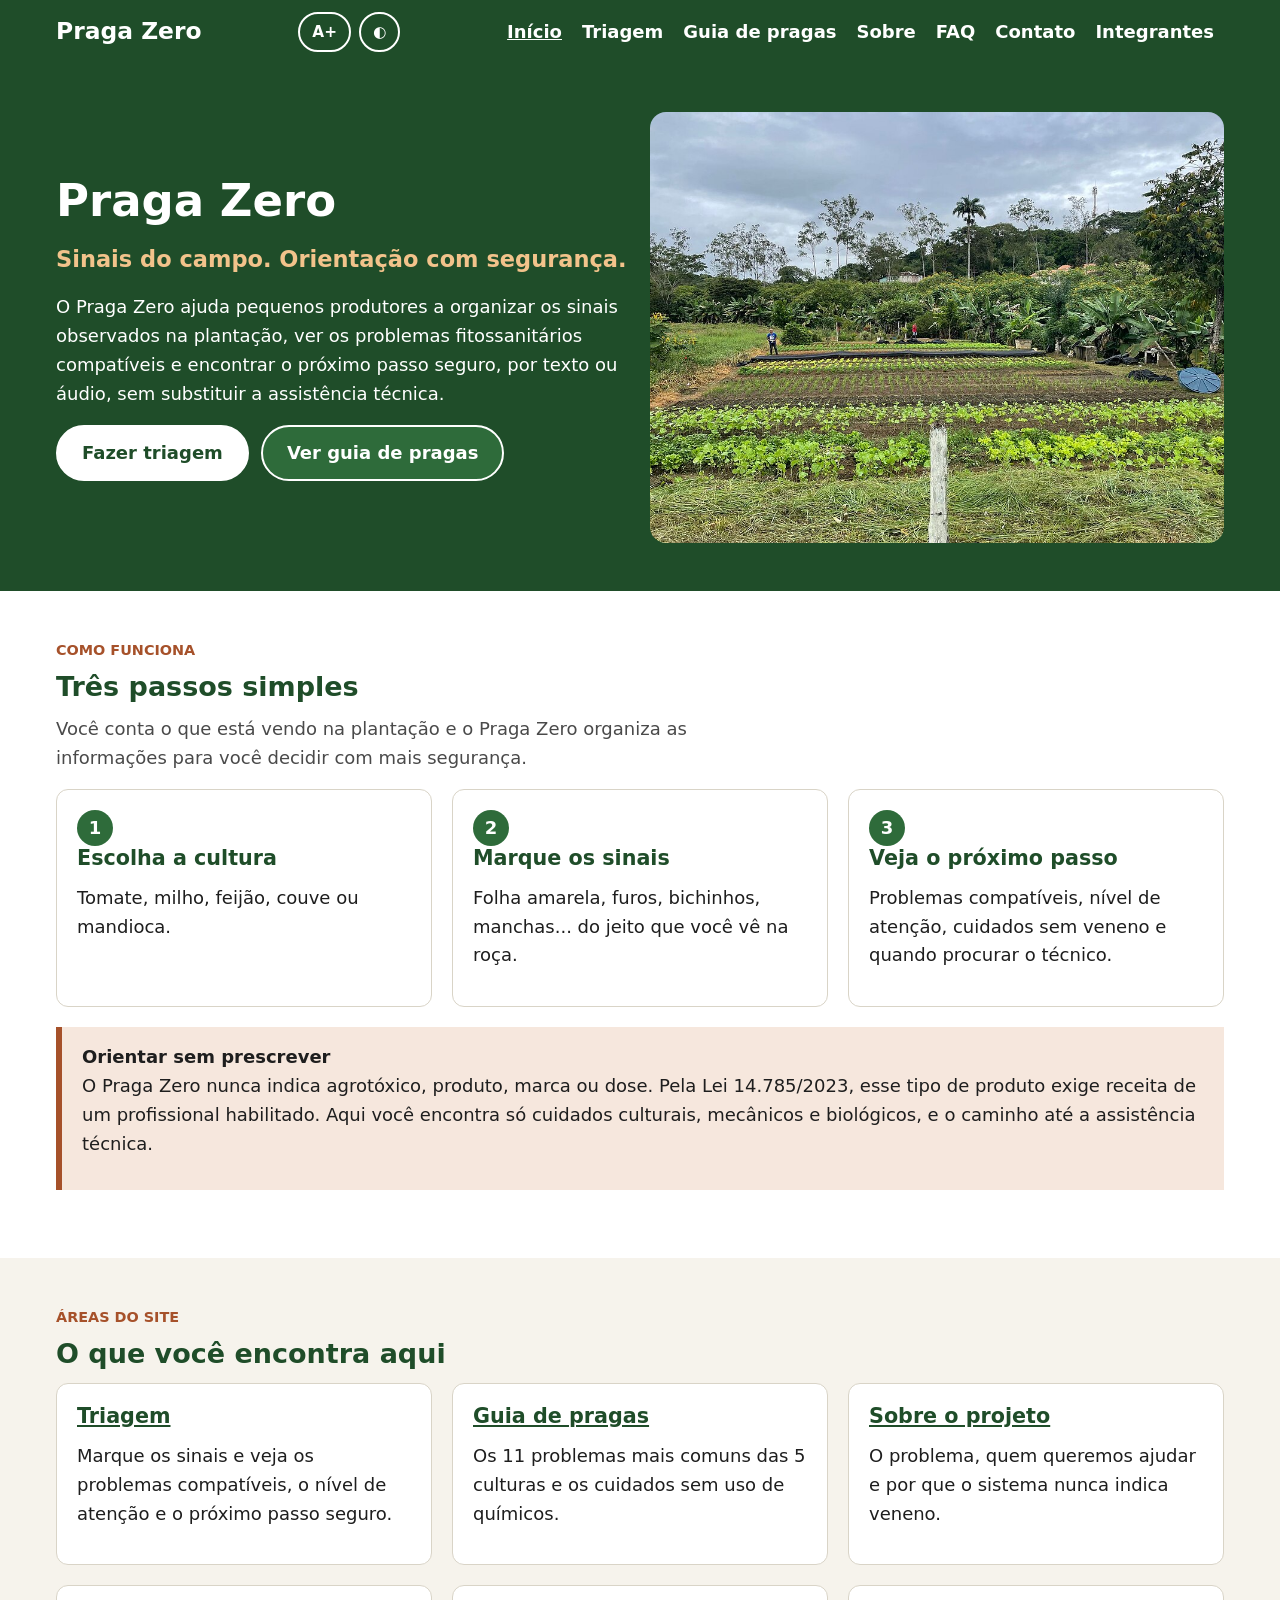
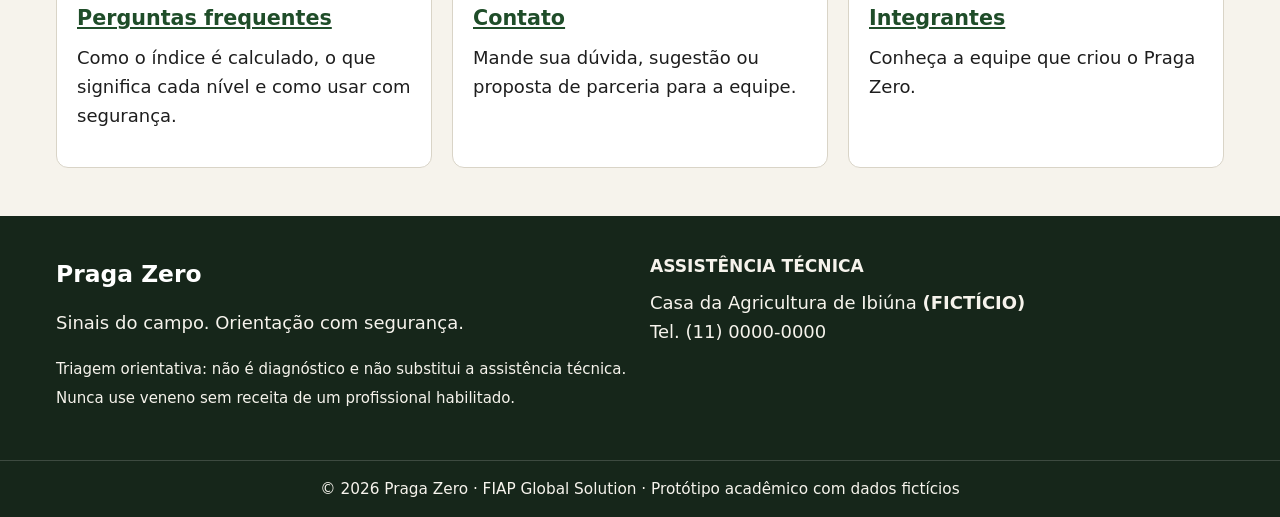
<file: index.html>
<!DOCTYPE html>
<html lang="pt-BR">
<head>
    <meta charset="UTF-8">
    <meta name="viewport" content="width=device-width, initial-scale=1">
    <title>Praga Zero | Sinais do campo. Orientação com segurança.</title>
    <meta name="description" content="Triagem orientativa para o pequeno agricultor familiar: organize os sinais da plantação, veja os problemas compatíveis e o próximo passo seguro.">
    <link rel="stylesheet" href="css/style.css">
    <link rel="icon" href="assets/icons/sprout.svg" type="image/svg+xml">
</head>
<body>
<a class="pular" href="#conteudo">Pular para o conteúdo</a>

    <header class="topo">
        <div class="container topo__conteudo">
            <a class="marca" href="index.html">Praga Zero</a>
            <div class="acessibilidade" role="group" aria-label="Acessibilidade">
                <button class="acessibilidade__botao" type="button" data-acessibilidade="fonte" aria-label="Aumentar a fonte" aria-pressed="false"><span aria-hidden="true">A+</span></button>
                <button class="acessibilidade__botao" type="button" data-acessibilidade="contraste" aria-label="Alto contraste" aria-pressed="false"><span aria-hidden="true">◐</span></button>
            </div>
            <button class="menu-botao" type="button" aria-label="Abrir menu" aria-expanded="false" aria-controls="menu-principal">
                <span></span>
                <span></span>
                <span></span>
            </button>
            <nav class="menu" id="menu-principal" aria-label="Menu principal">
                <ul>
                    <li><a href="index.html" aria-current="page">Início</a></li>
                    <li><a href="pagina-solucao-1.html">Triagem</a></li>
                    <li><a href="pagina-solucao-2.html">Guia de pragas</a></li>
                    <li><a href="sobre.html">Sobre</a></li>
                    <li><a href="faq.html">FAQ</a></li>
                    <li><a href="contato.html">Contato</a></li>
                    <li><a href="integrantes.html">Integrantes</a></li>
                </ul>
            </nav>
        </div>
    </header>

    <main id="conteudo">
        <section class="hero">
            <div class="container hero__grade">
                <div>
                    <h1>Praga Zero</h1>
                    <p class="hero__slogan">Sinais do campo. Orientação com segurança.</p>
                    <p>O Praga Zero ajuda pequenos produtores a organizar os sinais observados na plantação, ver os problemas fitossanitários compatíveis e encontrar o próximo passo seguro, por texto ou áudio, sem substituir a assistência técnica.</p>
                    <div class="acoes">
                        <a class="btn btn--claro" href="pagina-solucao-1.html">Fazer triagem</a>
                        <a class="btn" href="pagina-solucao-2.html">Ver guia de pragas</a>
                    </div>
                </div>
                <img src="assets/images/horta-familiar.jpg" alt="Horta de uma família agricultora em Uruçuca, na Bahia, com canteiros de verduras" width="960" height="720">
            </div>
        </section>

        <section class="secao">
            <div class="container">
                <p class="sobretitulo">Como funciona</p>
                <h2>Três passos simples</h2>
                <p class="intro">Você conta o que está vendo na plantação e o Praga Zero organiza as informações para você decidir com mais segurança.</p>
                <div class="grade grade--3">
                    <div class="card">
                        <span class="numero">1</span>
                        <h3>Escolha a cultura</h3>
                        <p>Tomate, milho, feijão, couve ou mandioca.</p>
                    </div>
                    <div class="card">
                        <span class="numero">2</span>
                        <h3>Marque os sinais</h3>
                        <p>Folha amarela, furos, bichinhos, manchas... do jeito que você vê na roça.</p>
                    </div>
                    <div class="card">
                        <span class="numero">3</span>
                        <h3>Veja o próximo passo</h3>
                        <p>Problemas compatíveis, nível de atenção, cuidados sem veneno e quando procurar o técnico.</p>
                    </div>
                </div>

                <div class="aviso aviso--terra">
                    <strong>Orientar sem prescrever</strong>
                    <p>O Praga Zero nunca indica agrotóxico, produto, marca ou dose. Pela Lei 14.785/2023, esse tipo de produto exige receita de um profissional habilitado. Aqui você encontra só cuidados culturais, mecânicos e biológicos, e o caminho até a assistência técnica.</p>
                </div>
            </div>
        </section>

        <section class="secao secao--alt">
            <div class="container">
                <p class="sobretitulo">Áreas do site</p>
                <h2>O que você encontra aqui</h2>
                <div class="grade grade--3">
                    <article class="card">
                        <h3><a href="pagina-solucao-1.html">Triagem</a></h3>
                        <p>Marque os sinais e veja os problemas compatíveis, o nível de atenção e o próximo passo seguro.</p>
                    </article>
                    <article class="card">
                        <h3><a href="pagina-solucao-2.html">Guia de pragas</a></h3>
                        <p>Os 11 problemas mais comuns das 5 culturas e os cuidados sem uso de químicos.</p>
                    </article>
                    <article class="card">
                        <h3><a href="sobre.html">Sobre o projeto</a></h3>
                        <p>O problema, quem queremos ajudar e por que o sistema nunca indica veneno.</p>
                    </article>
                    <article class="card">
                        <h3><a href="faq.html">Perguntas frequentes</a></h3>
                        <p>Como o índice é calculado, o que significa cada nível e como usar com segurança.</p>
                    </article>
                    <article class="card">
                        <h3><a href="contato.html">Contato</a></h3>
                        <p>Mande sua dúvida, sugestão ou proposta de parceria para a equipe.</p>
                    </article>
                    <article class="card">
                        <h3><a href="integrantes.html">Integrantes</a></h3>
                        <p>Conheça a equipe que criou o Praga Zero.</p>
                    </article>
                </div>
            </div>
        </section>

    </main>

    <footer class="rodape">
        <div class="container rodape__grade">
            <div>
                <p class="marca">Praga Zero</p>
                <p>Sinais do campo. Orientação com segurança.</p>
                <p><small>Triagem orientativa: não é diagnóstico e não substitui a assistência técnica. Nunca use veneno sem receita de um profissional habilitado.</small></p>
            </div>
            <div>
                <h2 class="rodape__titulo">Assistência técnica</h2>
                <p>Casa da Agricultura de Ibiúna <strong>(FICTÍCIO)</strong><br>Tel. (11) 0000-0000</p>
            </div>
        </div>
        <p class="rodape__copy">© 2026 Praga Zero · FIAP Global Solution · Protótipo acadêmico com dados fictícios</p>
    </footer>

    <script src="js/script.js"></script>
</body>
</html>
</file>
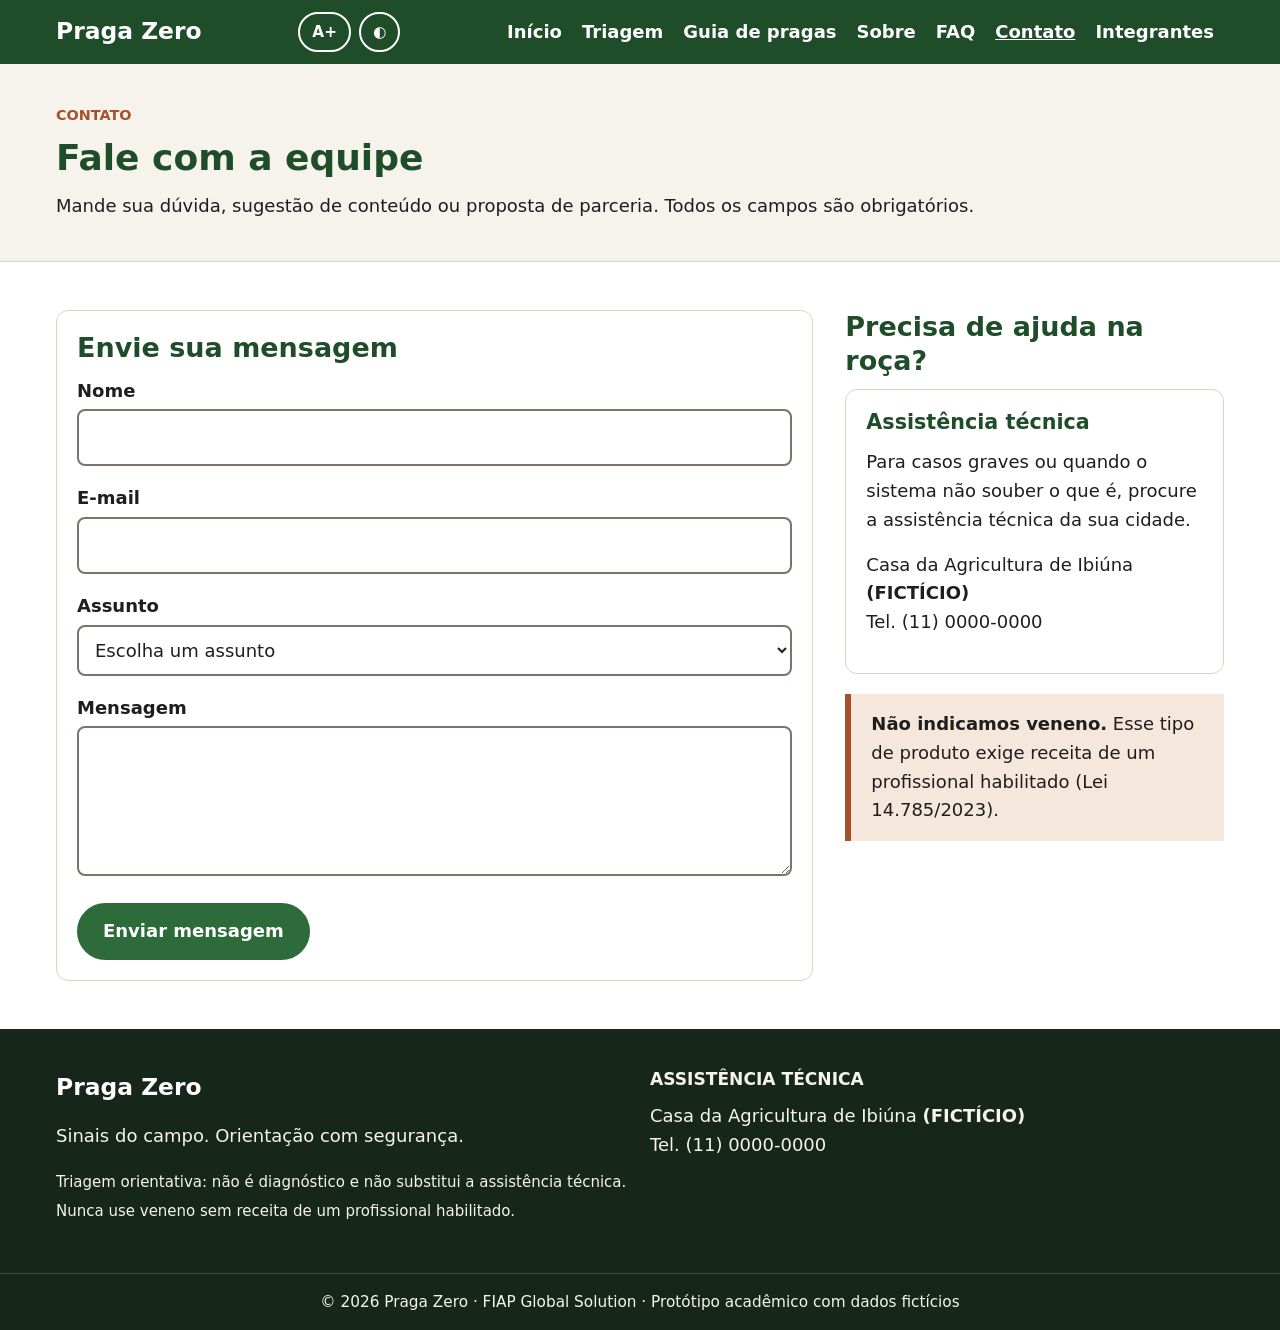
<file: contato.html>
<!DOCTYPE html>
<html lang="pt-BR">
<head>
    <meta charset="UTF-8">
    <meta name="viewport" content="width=device-width, initial-scale=1">
    <title>Contato | Praga Zero</title>
    <meta name="description" content="Fale com a equipe do Praga Zero: dúvidas, sugestões e parcerias.">
    <link rel="stylesheet" href="css/style.css">
    <link rel="icon" href="assets/icons/sprout.svg" type="image/svg+xml">
</head>
<body>
<a class="pular" href="#conteudo">Pular para o conteúdo</a>

    <header class="topo">
        <div class="container topo__conteudo">
            <a class="marca" href="index.html">Praga Zero</a>
            <div class="acessibilidade" role="group" aria-label="Acessibilidade">
                <button class="acessibilidade__botao" type="button" data-acessibilidade="fonte" aria-label="Aumentar a fonte" aria-pressed="false"><span aria-hidden="true">A+</span></button>
                <button class="acessibilidade__botao" type="button" data-acessibilidade="contraste" aria-label="Alto contraste" aria-pressed="false"><span aria-hidden="true">◐</span></button>
            </div>
            <button class="menu-botao" type="button" aria-label="Abrir menu" aria-expanded="false" aria-controls="menu-principal">
                <span></span>
                <span></span>
                <span></span>
            </button>
            <nav class="menu" id="menu-principal" aria-label="Menu principal">
                <ul>
                    <li><a href="index.html">Início</a></li>
                    <li><a href="pagina-solucao-1.html">Triagem</a></li>
                    <li><a href="pagina-solucao-2.html">Guia de pragas</a></li>
                    <li><a href="sobre.html">Sobre</a></li>
                    <li><a href="faq.html">FAQ</a></li>
                    <li><a href="contato.html" aria-current="page">Contato</a></li>
                    <li><a href="integrantes.html">Integrantes</a></li>
                </ul>
            </nav>
        </div>
    </header>

    <main id="conteudo">
        <section class="pagina-titulo">
            <div class="container">
                <p class="sobretitulo">Contato</p>
                <h1>Fale com a equipe</h1>
                <p>Mande sua dúvida, sugestão de conteúdo ou proposta de parceria. Todos os campos são obrigatórios.</p>
            </div>
        </section>

        <section class="secao">
            <div class="container contato__grade">
                <div class="card">
                    <h2>Envie sua mensagem</h2>
                    <form id="form-contato" novalidate>
                        <div class="campo">
                            <label for="nome">Nome</label>
                            <input type="text" id="nome" autocomplete="name" aria-describedby="erro-nome">
                            <p class="erro" id="erro-nome" hidden></p>
                        </div>

                        <div class="campo">
                            <label for="email">E-mail</label>
                            <input type="email" id="email" autocomplete="email" aria-describedby="erro-email">
                            <p class="erro" id="erro-email" hidden></p>
                        </div>

                        <div class="campo">
                            <label for="assunto">Assunto</label>
                            <select id="assunto" aria-describedby="erro-assunto">
                                <option value="">Escolha um assunto</option>
                                <option value="duvida">Dúvida sobre a triagem</option>
                                <option value="conteudo">Sugestão de conteúdo</option>
                                <option value="parceria">Parceria (cooperativa ou prefeitura)</option>
                                <option value="outro">Outro assunto</option>
                            </select>
                            <p class="erro" id="erro-assunto" hidden></p>
                        </div>

                        <div class="campo">
                            <label for="mensagem">Mensagem</label>
                            <textarea id="mensagem" aria-describedby="erro-mensagem"></textarea>
                            <p class="erro" id="erro-mensagem" hidden></p>
                        </div>

                        <button class="btn" type="submit">Enviar mensagem</button>
                    </form>
                    <p class="aviso" id="sucesso" role="status" hidden><strong>Mensagem enviada!</strong> Obrigado pelo contato. Como este é um protótipo, nenhum dado foi enviado de verdade.</p>
                </div>

                <aside>
                    <h2>Precisa de ajuda na roça?</h2>
                    <div class="card">
                        <h3>Assistência técnica</h3>
                        <p>Para casos graves ou quando o sistema não souber o que é, procure a assistência técnica da sua cidade.</p>
                        <p>Casa da Agricultura de Ibiúna <strong>(FICTÍCIO)</strong><br>Tel. (11) 0000-0000</p>
                    </div>
                    <p class="aviso aviso--terra"><strong>Não indicamos veneno.</strong> Esse tipo de produto exige receita de um profissional habilitado (Lei 14.785/2023).</p>
                </aside>
            </div>
        </section>
    </main>

    <footer class="rodape">
        <div class="container rodape__grade">
            <div>
                <p class="marca">Praga Zero</p>
                <p>Sinais do campo. Orientação com segurança.</p>
                <p><small>Triagem orientativa: não é diagnóstico e não substitui a assistência técnica. Nunca use veneno sem receita de um profissional habilitado.</small></p>
            </div>
            <div>
                <h2 class="rodape__titulo">Assistência técnica</h2>
                <p>Casa da Agricultura de Ibiúna <strong>(FICTÍCIO)</strong><br>Tel. (11) 0000-0000</p>
            </div>
        </div>
        <p class="rodape__copy">© 2026 Praga Zero · FIAP Global Solution · Protótipo acadêmico com dados fictícios</p>
    </footer>


    <script src="js/script.js"></script>
    <script src="js/contato.js"></script>
</body>
</html>
</file>
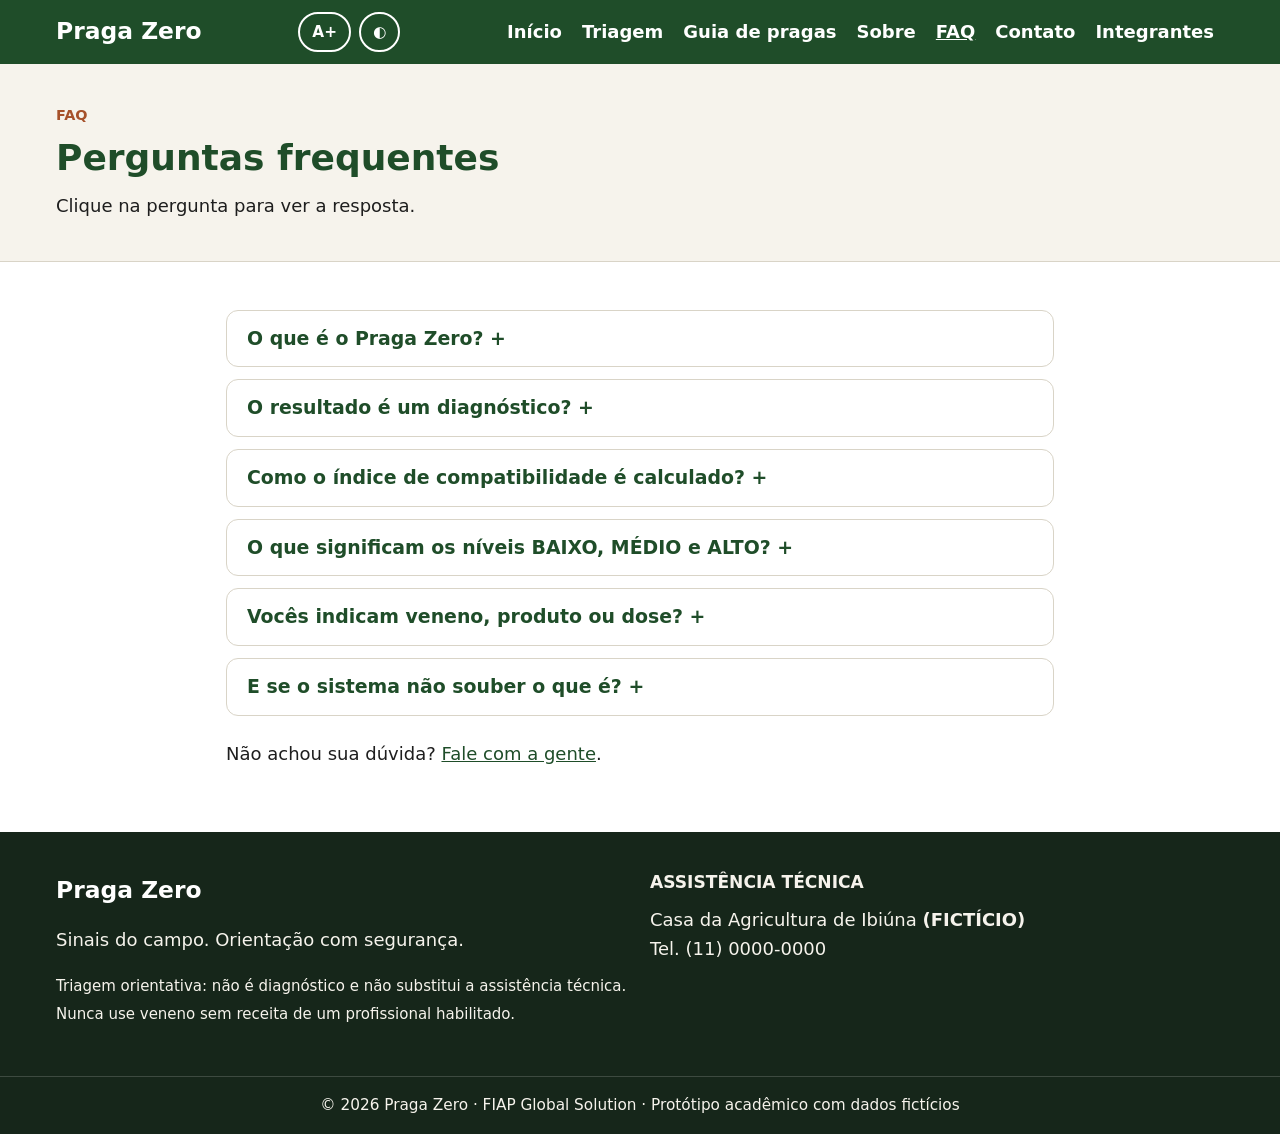
<file: faq.html>
<!DOCTYPE html>
<html lang="pt-BR">
<head>
    <meta charset="UTF-8">
    <meta name="viewport" content="width=device-width, initial-scale=1">
    <title>Perguntas frequentes | Praga Zero</title>
    <meta name="description" content="Dúvidas sobre a triagem, o índice de compatibilidade, os níveis de atenção e a segurança do Praga Zero.">
    <link rel="stylesheet" href="css/style.css">
    <link rel="icon" href="assets/icons/sprout.svg" type="image/svg+xml">
</head>
<body>
<a class="pular" href="#conteudo">Pular para o conteúdo</a>

    <header class="topo">
        <div class="container topo__conteudo">
            <a class="marca" href="index.html">Praga Zero</a>
            <div class="acessibilidade" role="group" aria-label="Acessibilidade">
                <button class="acessibilidade__botao" type="button" data-acessibilidade="fonte" aria-label="Aumentar a fonte" aria-pressed="false"><span aria-hidden="true">A+</span></button>
                <button class="acessibilidade__botao" type="button" data-acessibilidade="contraste" aria-label="Alto contraste" aria-pressed="false"><span aria-hidden="true">◐</span></button>
            </div>
            <button class="menu-botao" type="button" aria-label="Abrir menu" aria-expanded="false" aria-controls="menu-principal">
                <span></span>
                <span></span>
                <span></span>
            </button>
            <nav class="menu" id="menu-principal" aria-label="Menu principal">
                <ul>
                    <li><a href="index.html">Início</a></li>
                    <li><a href="pagina-solucao-1.html">Triagem</a></li>
                    <li><a href="pagina-solucao-2.html">Guia de pragas</a></li>
                    <li><a href="sobre.html">Sobre</a></li>
                    <li><a href="faq.html" aria-current="page">FAQ</a></li>
                    <li><a href="contato.html">Contato</a></li>
                    <li><a href="integrantes.html">Integrantes</a></li>
                </ul>
            </nav>
        </div>
    </header>

    <main id="conteudo">
        <section class="pagina-titulo">
            <div class="container">
                <p class="sobretitulo">FAQ</p>
                <h1>Perguntas frequentes</h1>
                <p>Clique na pergunta para ver a resposta.</p>
            </div>
        </section>

        <section class="secao">
            <div class="container faq">
                <div class="faq__item">
                    <h2><button class="faq__pergunta" type="button" aria-expanded="false" aria-controls="resposta-1">O que é o Praga Zero?</button></h2>
                    <div class="faq__resposta" id="resposta-1" hidden>
                        <p>É um assistente de triagem para o pequeno agricultor familiar. Você informa a cultura e os sinais que vê na plantação, e ele mostra os problemas compatíveis, calcula um nível de atenção, dá cuidados sem uso de químicos e indica quando procurar a assistência técnica.</p>
                    </div>
                </div>

                <div class="faq__item">
                    <h2><button class="faq__pergunta" type="button" aria-expanded="false" aria-controls="resposta-2">O resultado é um diagnóstico?</button></h2>
                    <div class="faq__resposta" id="resposta-2" hidden>
                        <p>Não. O Praga Zero mostra possíveis problemas compatíveis com os sinais que você marcou. Sinais parecidos podem ter causas diferentes e só um profissional consegue confirmar.</p>
                    </div>
                </div>

                <div class="faq__item">
                    <h2><button class="faq__pergunta" type="button" aria-expanded="false" aria-controls="resposta-3">Como o índice de compatibilidade é calculado?</button></h2>
                    <div class="faq__resposta" id="resposta-3" hidden>
                        <p>Para cada problema que ataca a cultura escolhida, contamos quantos sinais dele você marcou e dividimos pelo total de sinais desse problema.</p>
                        <p>Exemplo: a traça-do-tomateiro tem 3 sinais. Se você marcou "furos nas folhas" e "furos nos frutos", são 2 de 3, ou seja, 67%. Só aparecem problemas com 50% ou mais.</p>
                    </div>
                </div>

                <div class="faq__item">
                    <h2><button class="faq__pergunta" type="button" aria-expanded="false" aria-controls="resposta-4">O que significam os níveis BAIXO, MÉDIO e ALTO?</button></h2>
                    <div class="faq__resposta" id="resposta-4" hidden>
                        <p>O nível vem da porcentagem de plantas atacadas entre as que você olhou:</p>
                        <ul>
                            <li><strong>BAIXO</strong> (menos de 10%): continue observando.</li>
                            <li><strong>MÉDIO</strong> (de 10% a menos de 30%): faça os cuidados sem veneno.</li>
                            <li><strong>ALTO</strong> (30% ou mais): faça os cuidados e procure a assistência técnica.</li>
                        </ul>
                        <p>Exemplo: 12 plantas atacadas em 50 dá 24%, nível MÉDIO.</p>
                    </div>
                </div>

                <div class="faq__item">
                    <h2><button class="faq__pergunta" type="button" aria-expanded="false" aria-controls="resposta-5">Vocês indicam veneno, produto ou dose?</button></h2>
                    <div class="faq__resposta" id="resposta-5" hidden>
                        <p class="aviso aviso--terra">Não posso indicar agrotóxico, produto, marca ou dose. Pela lei (Lei 14.785/2023), esse tipo de produto exige receita de um profissional habilitado (como um engenheiro agrônomo). Posso te mostrar cuidados sem veneno para esse problema e como falar com a assistência técnica (ATER) da sua cidade.</p>
                    </div>
                </div>

                <div class="faq__item">
                    <h2><button class="faq__pergunta" type="button" aria-expanded="false" aria-controls="resposta-6">E se o sistema não souber o que é?</button></h2>
                    <div class="faq__resposta" id="resposta-6" hidden>
                        <p>Se nenhum problema chegar a 50%, o Praga Zero avisa que não foi possível sugerir uma hipótese confiável e indica a assistência técnica. Preferimos ser honestos a inventar uma resposta.</p>
                    </div>
                </div>

                <p class="bloco">Não achou sua dúvida? <a href="contato.html">Fale com a gente</a>.</p>
            </div>
        </section>
    </main>

    <footer class="rodape">
        <div class="container rodape__grade">
            <div>
                <p class="marca">Praga Zero</p>
                <p>Sinais do campo. Orientação com segurança.</p>
                <p><small>Triagem orientativa: não é diagnóstico e não substitui a assistência técnica. Nunca use veneno sem receita de um profissional habilitado.</small></p>
            </div>
            <div>
                <h2 class="rodape__titulo">Assistência técnica</h2>
                <p>Casa da Agricultura de Ibiúna <strong>(FICTÍCIO)</strong><br>Tel. (11) 0000-0000</p>
            </div>
        </div>
        <p class="rodape__copy">© 2026 Praga Zero · FIAP Global Solution · Protótipo acadêmico com dados fictícios</p>
    </footer>


    <script src="js/script.js"></script>
    <script src="js/faq.js"></script>
</body>
</html>
</file>
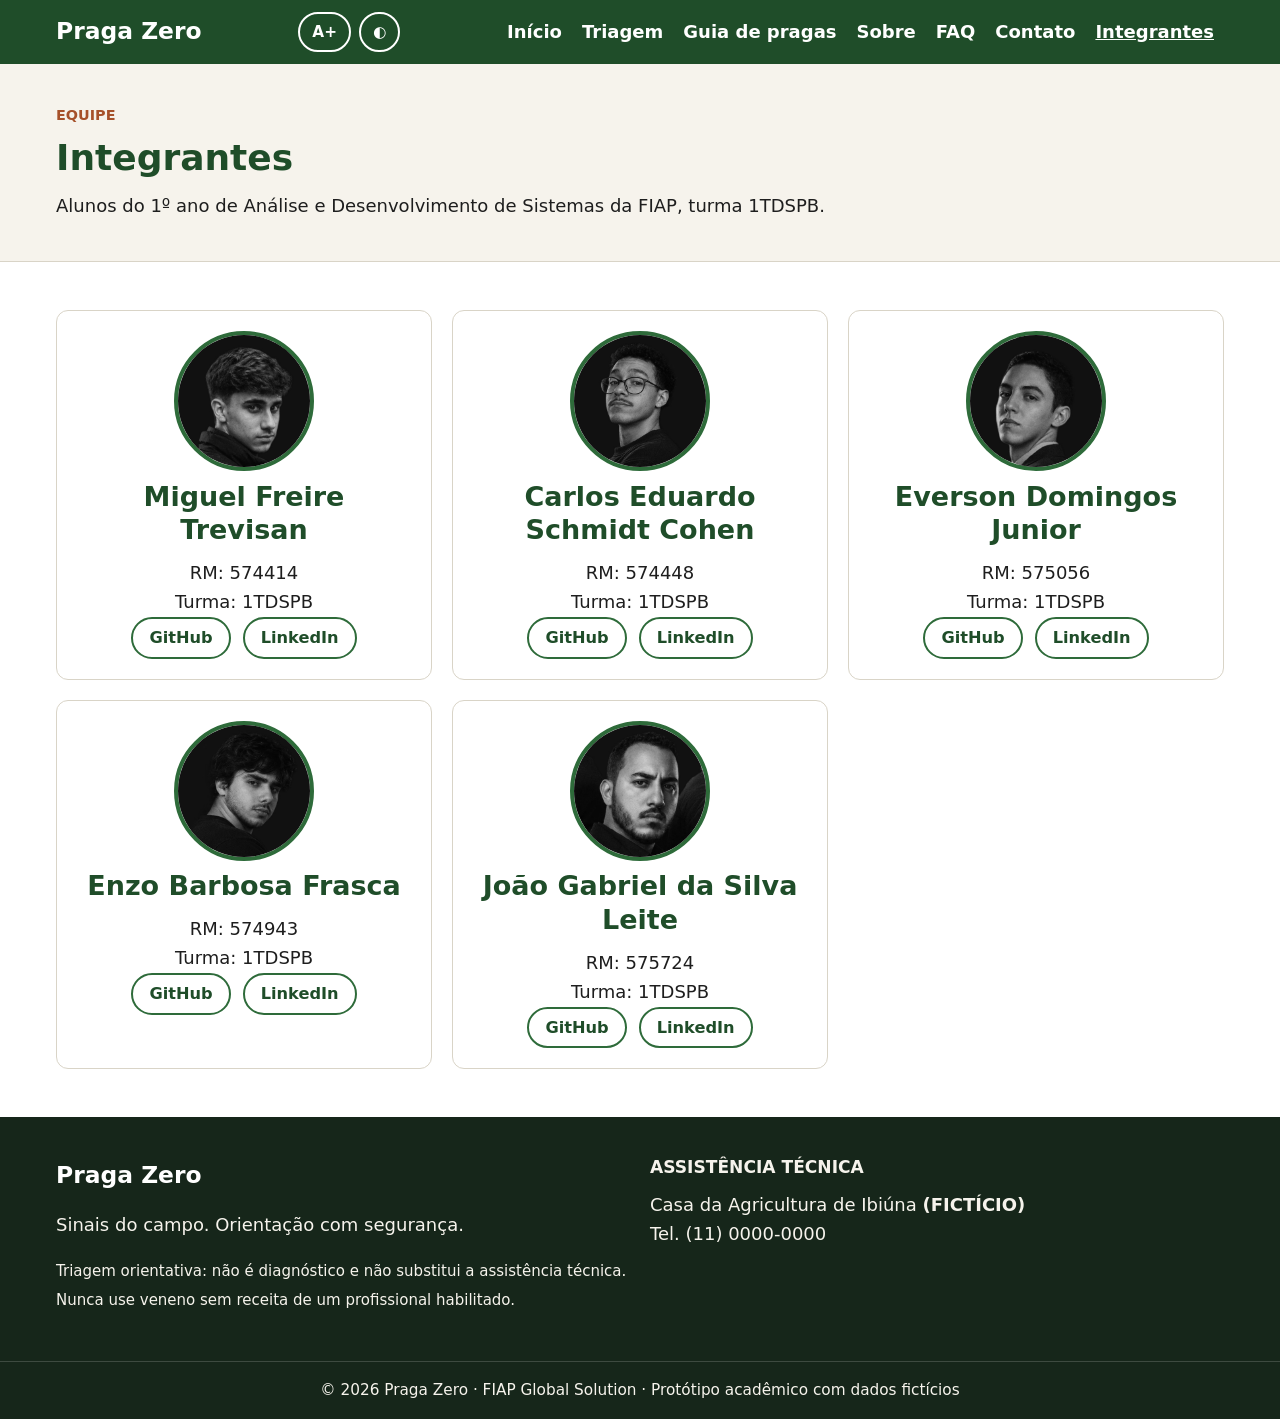
<file: integrantes.html>
<!DOCTYPE html>
<html lang="pt-BR">
<head>
    <meta charset="UTF-8">
    <meta name="viewport" content="width=device-width, initial-scale=1">
    <title>Integrantes | Praga Zero</title>
    <meta name="description" content="Conheça a equipe que criou o Praga Zero na FIAP Global Solution 2026.">
    <link rel="stylesheet" href="css/style.css">
    <link rel="icon" href="assets/icons/sprout.svg" type="image/svg+xml">
</head>
<body>
<a class="pular" href="#conteudo">Pular para o conteúdo</a>

    <header class="topo">
        <div class="container topo__conteudo">
            <a class="marca" href="index.html">Praga Zero</a>
            <div class="acessibilidade" role="group" aria-label="Acessibilidade">
                <button class="acessibilidade__botao" type="button" data-acessibilidade="fonte" aria-label="Aumentar a fonte" aria-pressed="false"><span aria-hidden="true">A+</span></button>
                <button class="acessibilidade__botao" type="button" data-acessibilidade="contraste" aria-label="Alto contraste" aria-pressed="false"><span aria-hidden="true">◐</span></button>
            </div>
            <button class="menu-botao" type="button" aria-label="Abrir menu" aria-expanded="false" aria-controls="menu-principal">
                <span></span>
                <span></span>
                <span></span>
            </button>
            <nav class="menu" id="menu-principal" aria-label="Menu principal">
                <ul>
                    <li><a href="index.html">Início</a></li>
                    <li><a href="pagina-solucao-1.html">Triagem</a></li>
                    <li><a href="pagina-solucao-2.html">Guia de pragas</a></li>
                    <li><a href="sobre.html">Sobre</a></li>
                    <li><a href="faq.html">FAQ</a></li>
                    <li><a href="contato.html">Contato</a></li>
                    <li><a href="integrantes.html" aria-current="page">Integrantes</a></li>
                </ul>
            </nav>
        </div>
    </header>

    <main id="conteudo">
        <section class="pagina-titulo">
            <div class="container">
                <p class="sobretitulo">Equipe</p>
                <h1>Integrantes</h1>
                <p>Alunos do 1º ano de Análise e Desenvolvimento de Sistemas da FIAP, turma 1TDSPB.</p>
            </div>
        </section>

        <section class="secao">
            <div class="container">
                <ul class="lista-integrantes">
                    <li class="card integrante">
                        <img src="assets/images/miguel.jpg" alt="Foto de Miguel Freire Trevisan" width="140" height="140">
                        <h2>Miguel Freire Trevisan</h2>
                        <ul>
                            <li>RM: 574414</li>
                            <li>Turma: 1TDSPB</li>
                        </ul>
                        <div class="acoes">
                            <a class="btn btn--secundario btn--pequeno" href="https://github.com/miguelfreiretrevisan" target="_blank" rel="noopener">GitHub</a>
                            <a class="btn btn--secundario btn--pequeno" href="https://www.linkedin.com/in/miguel-freire-trevisan-b22800431/" target="_blank" rel="noopener">LinkedIn</a>
                        </div>
                    </li>
                    <li class="card integrante">
                        <img src="assets/images/carlos.jpg" alt="Foto de Carlos Eduardo Schmidt Cohen" width="140" height="140">
                        <h2>Carlos Eduardo Schmidt Cohen</h2>
                        <ul>
                            <li>RM: 574448</li>
                            <li>Turma: 1TDSPB</li>
                        </ul>
                        <div class="acoes">
                            <a class="btn btn--secundario btn--pequeno" href="https://github.com/schmidtcarlos15-arch" target="_blank" rel="noopener">GitHub</a>
                            <a class="btn btn--secundario btn--pequeno" href="https://www.linkedin.com/in/carlos-schmidt-b08b95365/" target="_blank" rel="noopener">LinkedIn</a>
                        </div>
                    </li>
                    <li class="card integrante">
                        <img src="assets/images/everson.jpg" alt="Foto de Everson Domingos Junior" width="140" height="140">
                        <h2>Everson Domingos Junior</h2>
                        <ul>
                            <li>RM: 575056</li>
                            <li>Turma: 1TDSPB</li>
                        </ul>
                        <div class="acoes">
                            <a class="btn btn--secundario btn--pequeno" href="https://github.com/Everson-Domingos-Junior" target="_blank" rel="noopener">GitHub</a>
                            <a class="btn btn--secundario btn--pequeno" href="https://www.linkedin.com/in/everson-domingos-junior/" target="_blank" rel="noopener">LinkedIn</a>
                        </div>
                    </li>
                    <li class="card integrante">
                        <img src="assets/images/enzo.jpg" alt="Foto de Enzo Barbosa Frasca" width="140" height="140">
                        <h2>Enzo Barbosa Frasca</h2>
                        <ul>
                            <li>RM: 574943</li>
                            <li>Turma: 1TDSPB</li>
                        </ul>
                        <div class="acoes">
                            <a class="btn btn--secundario btn--pequeno" href="https://github.com/enzofrasca" target="_blank" rel="noopener">GitHub</a>
                            <a class="btn btn--secundario btn--pequeno" href="https://www.linkedin.com/in/enzo-frasca-768364275/" target="_blank" rel="noopener">LinkedIn</a>
                        </div>
                    </li>
                    <li class="card integrante">
                        <img src="assets/images/joao.jpg" alt="Foto de João Gabriel da Silva Leite" width="140" height="140">
                        <h2>João Gabriel da Silva Leite</h2>
                        <ul>
                            <li>RM: 575724</li>
                            <li>Turma: 1TDSPB</li>
                        </ul>
                        <div class="acoes">
                            <a class="btn btn--secundario btn--pequeno" href="https://github.com/JGTI09" target="_blank" rel="noopener">GitHub</a>
                            <a class="btn btn--secundario btn--pequeno" href="https://www.linkedin.com/in/joao-gabriel-4a6137442/" target="_blank" rel="noopener">LinkedIn</a>
                        </div>
                    </li>
                </ul>
            </div>
        </section>
    </main>

    <footer class="rodape">
        <div class="container rodape__grade">
            <div>
                <p class="marca">Praga Zero</p>
                <p>Sinais do campo. Orientação com segurança.</p>
                <p><small>Triagem orientativa: não é diagnóstico e não substitui a assistência técnica. Nunca use veneno sem receita de um profissional habilitado.</small></p>
            </div>
            <div>
                <h2 class="rodape__titulo">Assistência técnica</h2>
                <p>Casa da Agricultura de Ibiúna <strong>(FICTÍCIO)</strong><br>Tel. (11) 0000-0000</p>
            </div>
        </div>
        <p class="rodape__copy">© 2026 Praga Zero · FIAP Global Solution · Protótipo acadêmico com dados fictícios</p>
    </footer>


    <script src="js/script.js"></script>
</body>
</html>
</file>
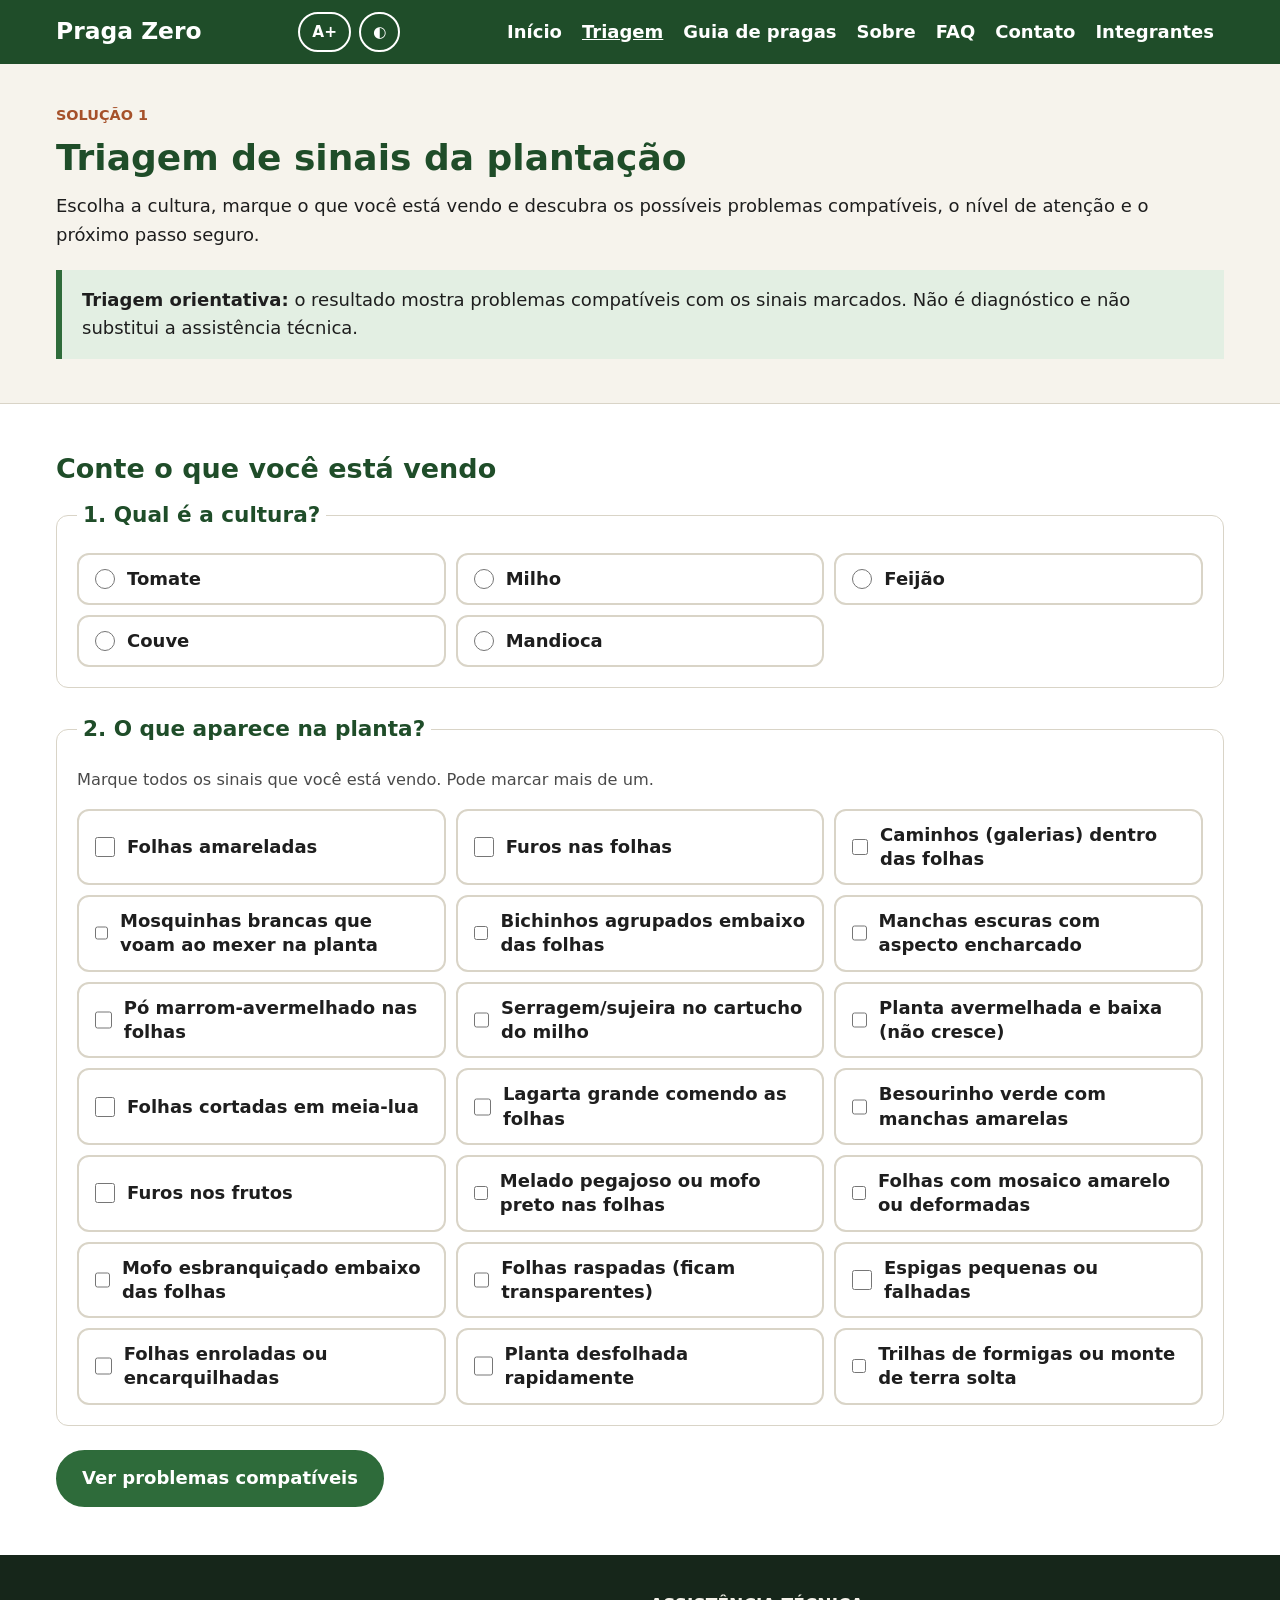
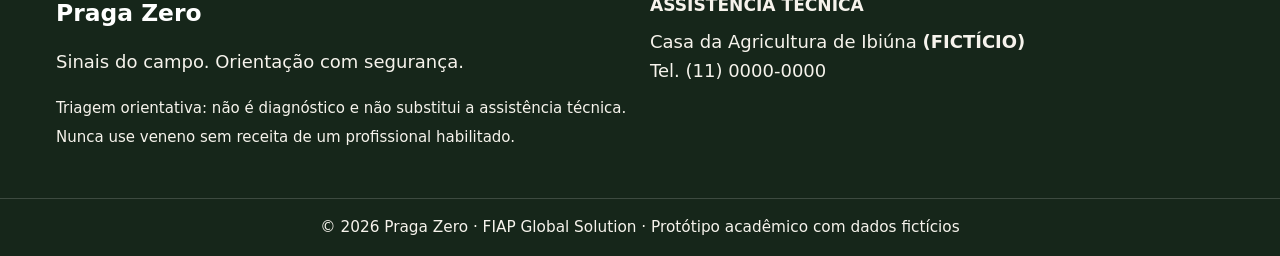
<file: pagina-solucao-1.html>
<!DOCTYPE html>
<html lang="pt-BR">
<head>
    <meta charset="UTF-8">
    <meta name="viewport" content="width=device-width, initial-scale=1">
    <title>Triagem | Praga Zero</title>
    <meta name="description" content="Escolha a cultura, marque os sinais da plantação e veja os problemas compatíveis, o nível de atenção e o próximo passo.">
    <link rel="stylesheet" href="css/style.css">
    <link rel="icon" href="assets/icons/sprout.svg" type="image/svg+xml">
</head>
<body>
<a class="pular" href="#conteudo">Pular para o conteúdo</a>

    <header class="topo">
        <div class="container topo__conteudo">
            <a class="marca" href="index.html">Praga Zero</a>
            <div class="acessibilidade" role="group" aria-label="Acessibilidade">
                <button class="acessibilidade__botao" type="button" data-acessibilidade="fonte" aria-label="Aumentar a fonte" aria-pressed="false"><span aria-hidden="true">A+</span></button>
                <button class="acessibilidade__botao" type="button" data-acessibilidade="contraste" aria-label="Alto contraste" aria-pressed="false"><span aria-hidden="true">◐</span></button>
            </div>
            <button class="menu-botao" type="button" aria-label="Abrir menu" aria-expanded="false" aria-controls="menu-principal">
                <span></span>
                <span></span>
                <span></span>
            </button>
            <nav class="menu" id="menu-principal" aria-label="Menu principal">
                <ul>
                    <li><a href="index.html">Início</a></li>
                    <li><a href="pagina-solucao-1.html" aria-current="page">Triagem</a></li>
                    <li><a href="pagina-solucao-2.html">Guia de pragas</a></li>
                    <li><a href="sobre.html">Sobre</a></li>
                    <li><a href="faq.html">FAQ</a></li>
                    <li><a href="contato.html">Contato</a></li>
                    <li><a href="integrantes.html">Integrantes</a></li>
                </ul>
            </nav>
        </div>
    </header>

    <main id="conteudo">
        <section class="pagina-titulo">
            <div class="container">
                <p class="sobretitulo">Solução 1</p>
                <h1>Triagem de sinais da plantação</h1>
                <p>Escolha a cultura, marque o que você está vendo e descubra os possíveis problemas compatíveis, o nível de atenção e o próximo passo seguro.</p>
                <p class="aviso"><strong>Triagem orientativa:</strong> o resultado mostra problemas compatíveis com os sinais marcados. Não é diagnóstico e não substitui a assistência técnica.</p>
            </div>
        </section>

        <section class="secao">
            <div class="container">
                <h2>Conte o que você está vendo</h2>
                <form id="form-triagem" novalidate>
                    <fieldset class="etapa">
                        <legend>1. Qual é a cultura?</legend>
                        <div class="grade-opcoes" id="lista-culturas"></div>
                        <p class="erro" id="erro-cultura" hidden>Escolha uma cultura para continuar.</p>
                    </fieldset>

                    <fieldset class="etapa">
                        <legend>2. O que aparece na planta?</legend>
                        <p class="nota">Marque todos os sinais que você está vendo. Pode marcar mais de um.</p>
                        <div class="grade-opcoes" id="lista-sintomas"></div>
                        <p class="erro" id="erro-sintomas" hidden>Marque pelo menos um sinal.</p>
                    </fieldset>

                    <button class="btn" type="submit">Ver problemas compatíveis</button>
                </form>
            </div>
        </section>

        <section class="secao secao--alt" id="resultado" hidden>
            <div class="container">
                <h2>3. Problemas compatíveis</h2>
                <p id="resumo-escolha"></p>
                <p class="nota">Só aparecem problemas com índice de 50% ou mais, do maior para o menor.</p>
                <div id="candidatos" aria-live="polite"></div>
            </div>
        </section>

        <section class="secao" id="etapa-nivel" hidden>
            <div class="container">
                <h2>4. Nível de atenção</h2>
                <p class="intro">Conte quantas plantas você olhou e quantas estão com os sinais. O cálculo considera o problema com maior índice.</p>
                <form class="etapa" id="form-nivel" novalidate>
                    <div class="campos">
                        <div class="campo">
                            <label for="vistoriadas">Quantas plantas você olhou?</label>
                            <input type="number" id="vistoriadas" min="1" step="1" inputmode="numeric" aria-describedby="erro-vistoriadas">
                            <p class="erro" id="erro-vistoriadas" hidden></p>
                        </div>
                        <div class="campo">
                            <label for="afetadas">Quantas estão com os sinais?</label>
                            <input type="number" id="afetadas" min="0" step="1" inputmode="numeric" aria-describedby="erro-afetadas">
                            <p class="erro" id="erro-afetadas" hidden></p>
                        </div>
                    </div>
                    <button class="btn" type="submit">Calcular</button>
                </form>
            </div>
        </section>

        <section class="secao secao--alt" id="proximo-passo" hidden>
            <div class="container">
                <h2>5. Próximo passo</h2>
                <div id="resultado-nivel" aria-live="polite"></div>
                <div class="bloco" id="manejo"></div>

                <a class="btn bloco" href="pagina-solucao-2.html">Ver guia de pragas</a>
            </div>
        </section>
    </main>

    <footer class="rodape">
        <div class="container rodape__grade">
            <div>
                <p class="marca">Praga Zero</p>
                <p>Sinais do campo. Orientação com segurança.</p>
                <p><small>Triagem orientativa: não é diagnóstico e não substitui a assistência técnica. Nunca use veneno sem receita de um profissional habilitado.</small></p>
            </div>
            <div>
                <h2 class="rodape__titulo">Assistência técnica</h2>
                <p>Casa da Agricultura de Ibiúna <strong>(FICTÍCIO)</strong><br>Tel. (11) 0000-0000</p>
            </div>
        </div>
        <p class="rodape__copy">© 2026 Praga Zero · FIAP Global Solution · Protótipo acadêmico com dados fictícios</p>
    </footer>


    <script src="js/dados.js"></script>
    <script src="js/regras.js"></script>
    <script src="js/script.js"></script>
    <script src="js/triagem.js"></script>
</body>
</html>
</file>
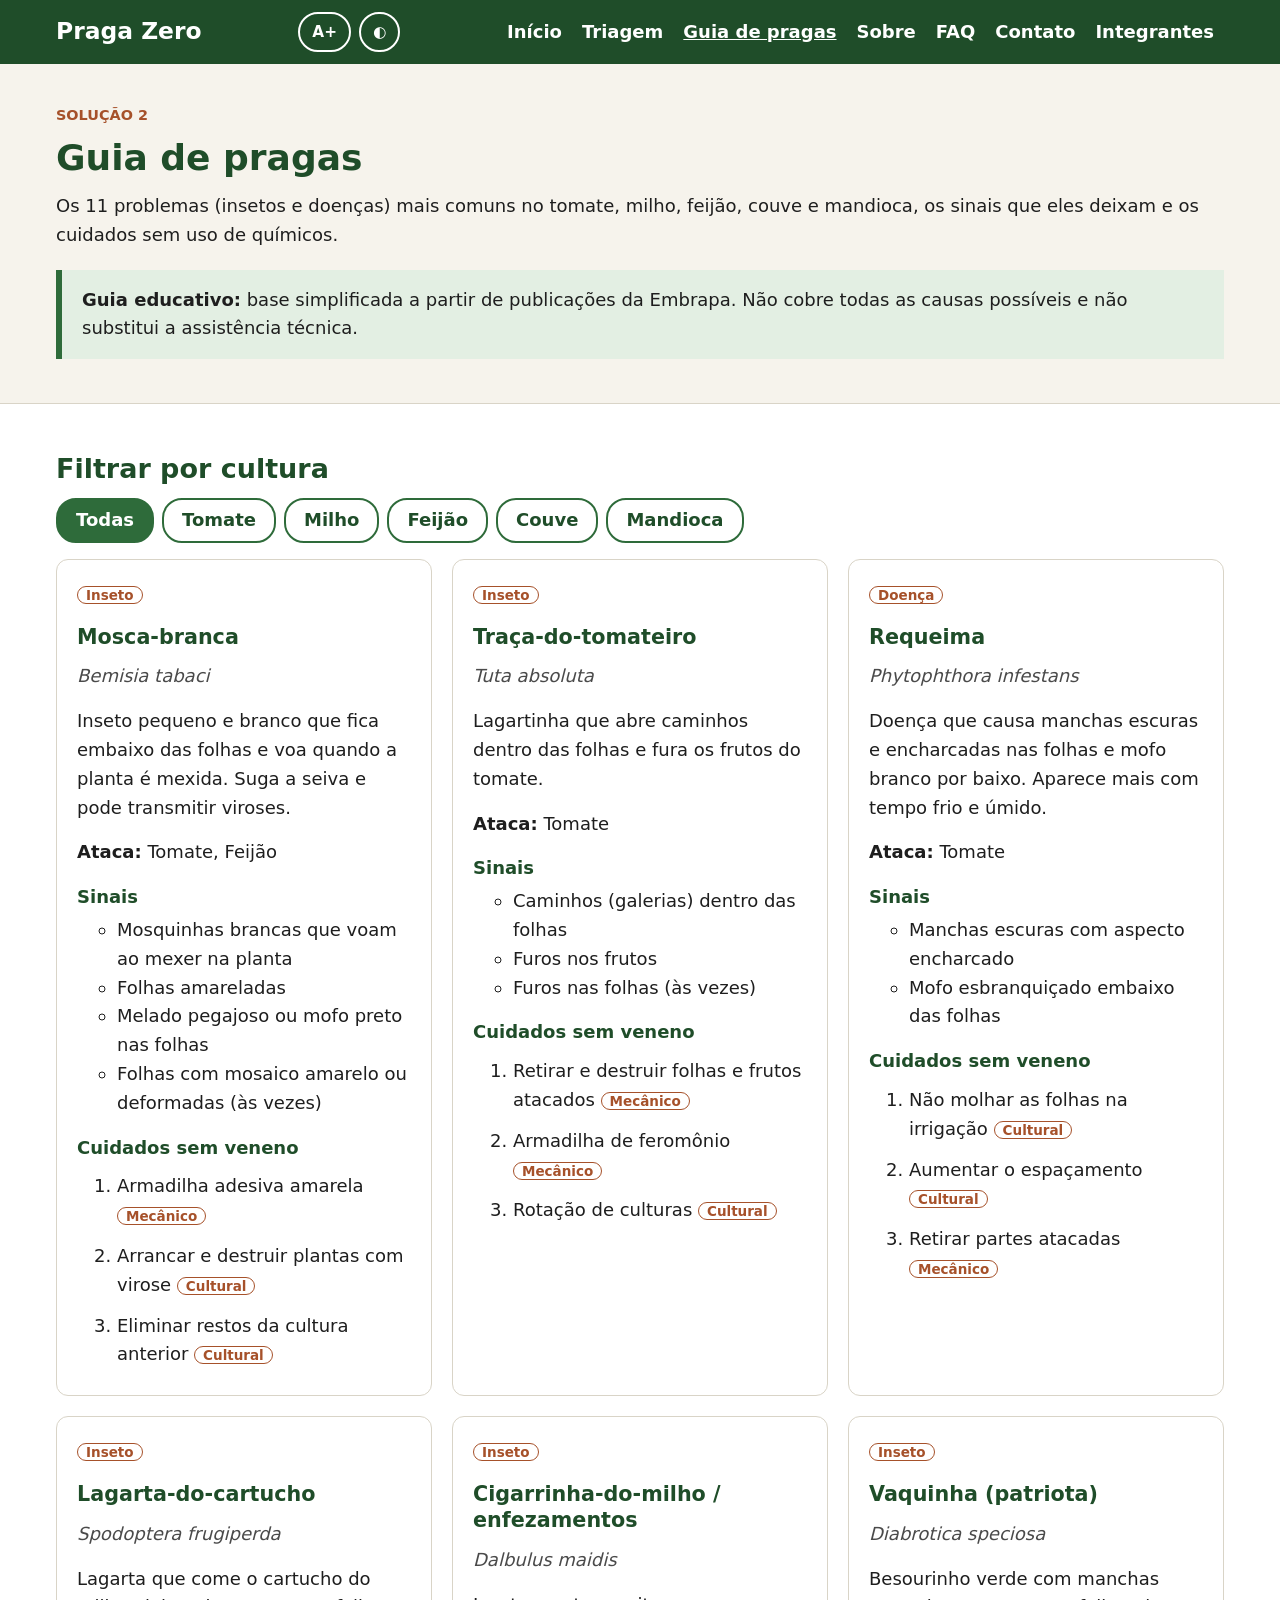
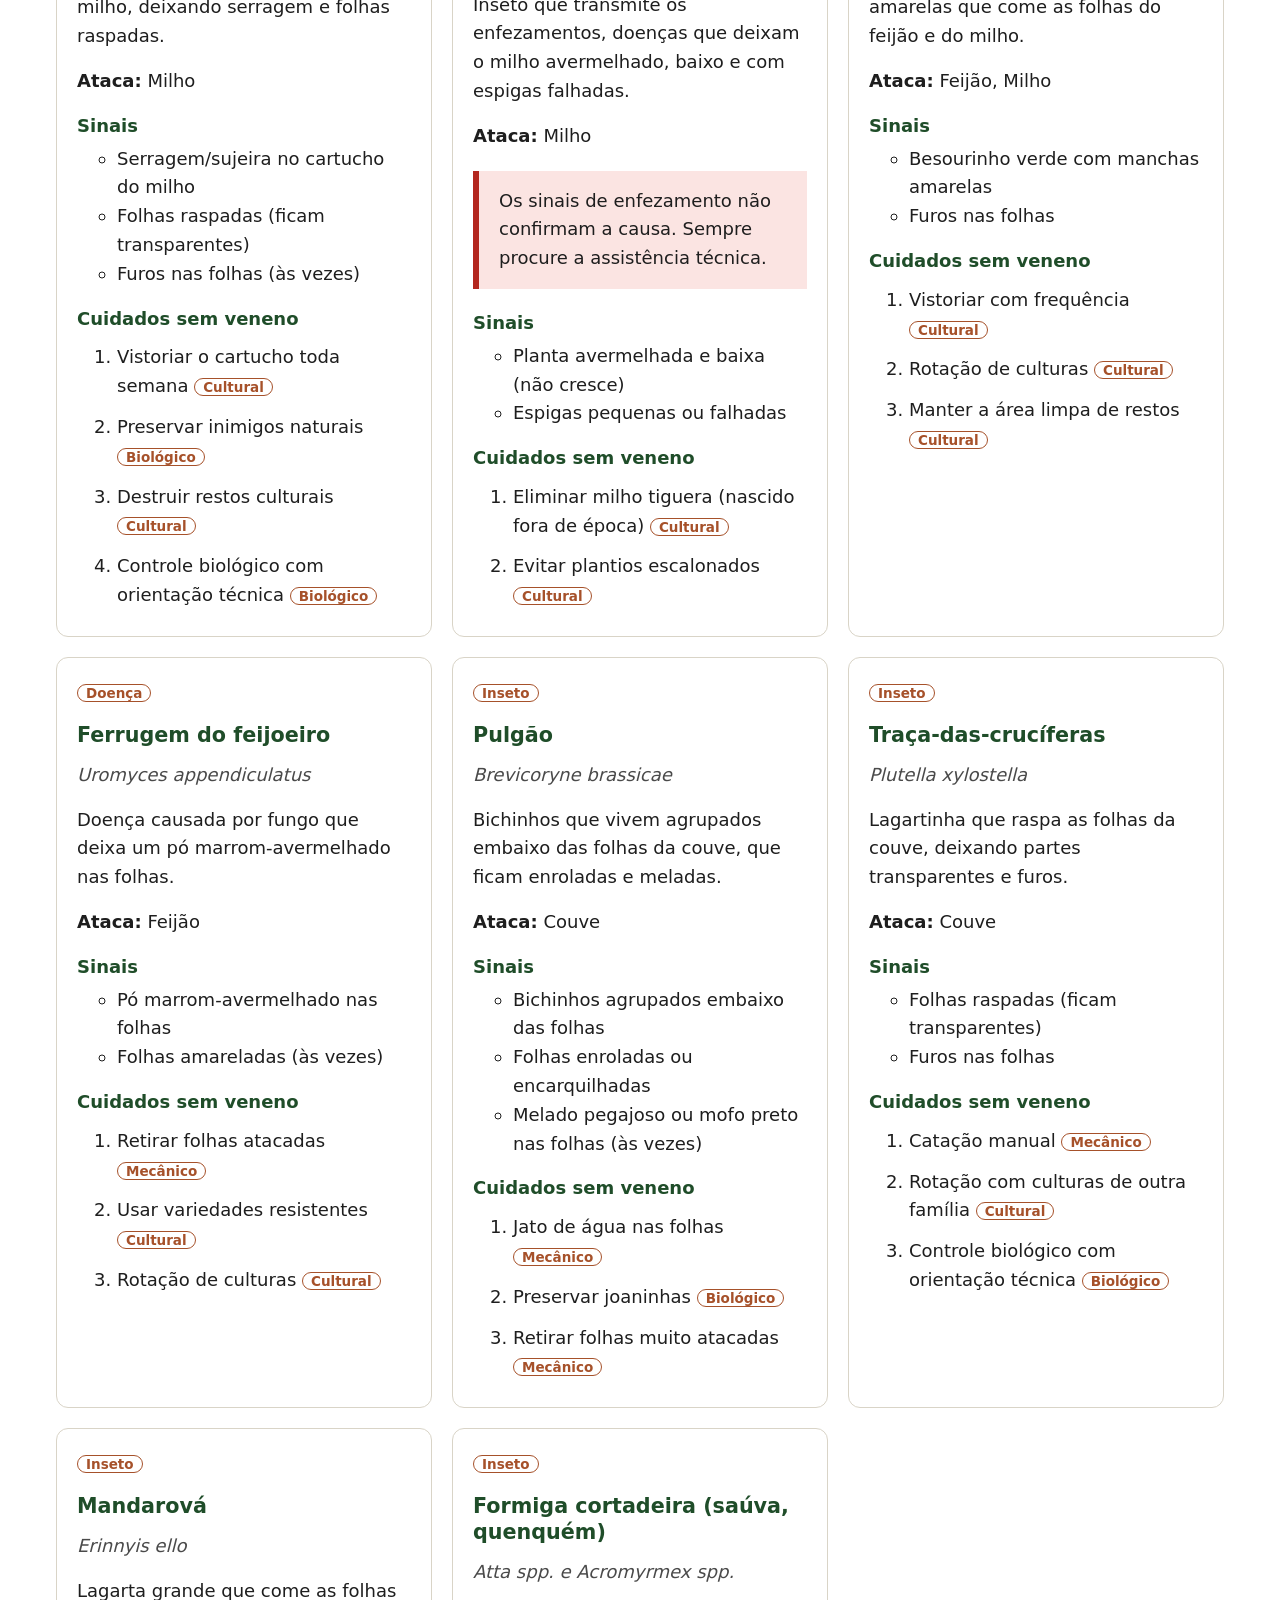
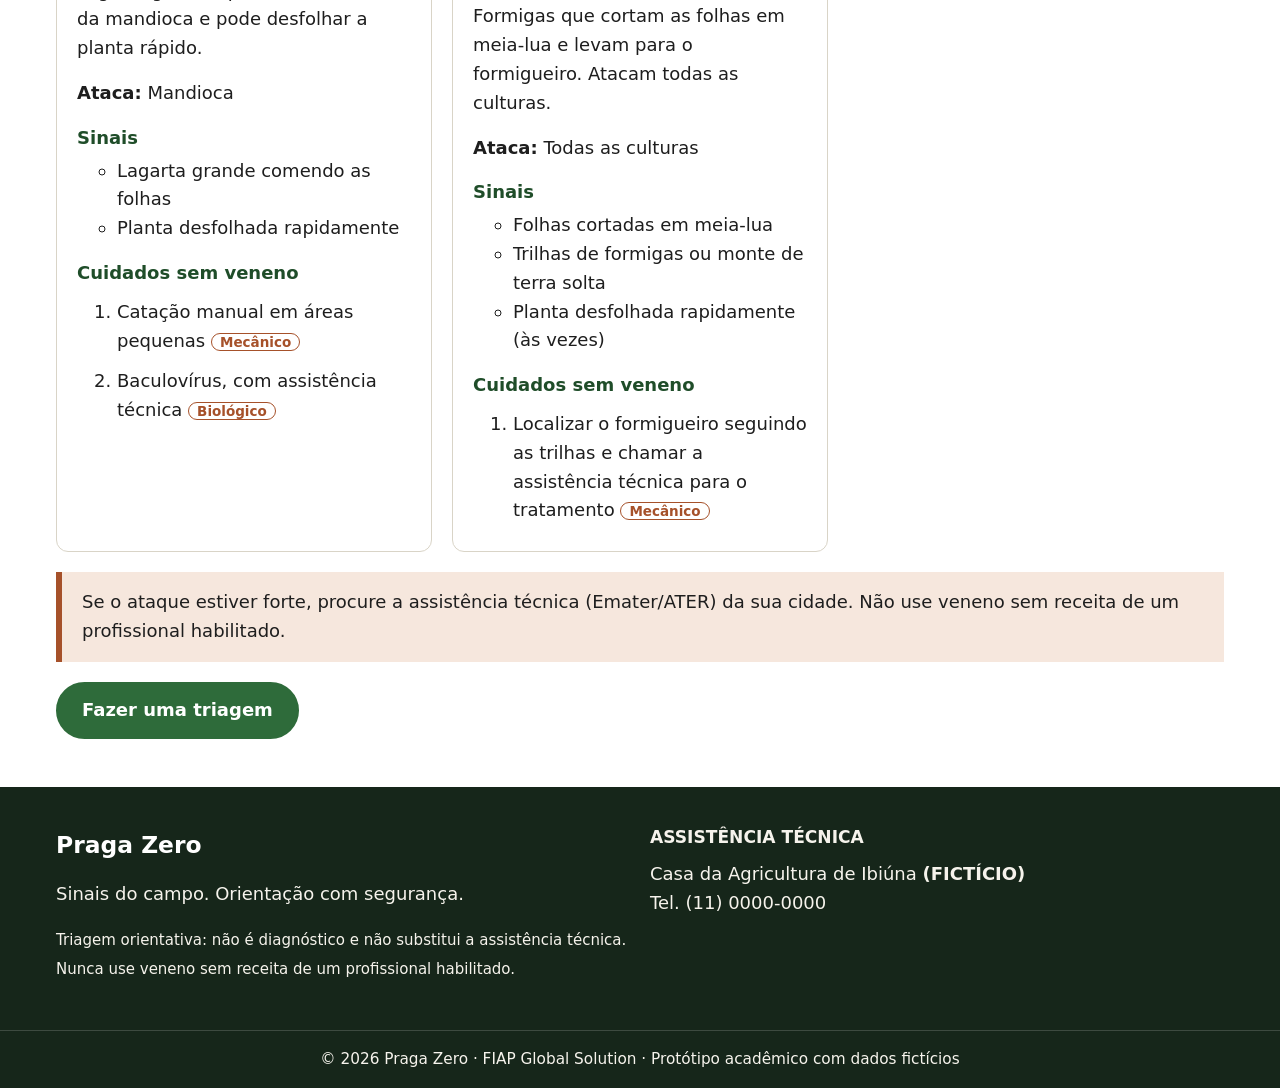
<file: pagina-solucao-2.html>
<!DOCTYPE html>
<html lang="pt-BR">
<head>
    <meta charset="UTF-8">
    <meta name="viewport" content="width=device-width, initial-scale=1">
    <title>Guia de pragas | Praga Zero</title>
    <meta name="description" content="Os 11 problemas mais comuns do tomate, milho, feijão, couve e mandioca, com sinais e cuidados sem uso de químicos.">
    <link rel="stylesheet" href="css/style.css">
    <link rel="icon" href="assets/icons/sprout.svg" type="image/svg+xml">
</head>
<body>
<a class="pular" href="#conteudo">Pular para o conteúdo</a>

    <header class="topo">
        <div class="container topo__conteudo">
            <a class="marca" href="index.html">Praga Zero</a>
            <div class="acessibilidade" role="group" aria-label="Acessibilidade">
                <button class="acessibilidade__botao" type="button" data-acessibilidade="fonte" aria-label="Aumentar a fonte" aria-pressed="false"><span aria-hidden="true">A+</span></button>
                <button class="acessibilidade__botao" type="button" data-acessibilidade="contraste" aria-label="Alto contraste" aria-pressed="false"><span aria-hidden="true">◐</span></button>
            </div>
            <button class="menu-botao" type="button" aria-label="Abrir menu" aria-expanded="false" aria-controls="menu-principal">
                <span></span>
                <span></span>
                <span></span>
            </button>
            <nav class="menu" id="menu-principal" aria-label="Menu principal">
                <ul>
                    <li><a href="index.html">Início</a></li>
                    <li><a href="pagina-solucao-1.html">Triagem</a></li>
                    <li><a href="pagina-solucao-2.html" aria-current="page">Guia de pragas</a></li>
                    <li><a href="sobre.html">Sobre</a></li>
                    <li><a href="faq.html">FAQ</a></li>
                    <li><a href="contato.html">Contato</a></li>
                    <li><a href="integrantes.html">Integrantes</a></li>
                </ul>
            </nav>
        </div>
    </header>

    <main id="conteudo">
        <section class="pagina-titulo">
            <div class="container">
                <p class="sobretitulo">Solução 2</p>
                <h1>Guia de pragas</h1>
                <p>Os 11 problemas (insetos e doenças) mais comuns no tomate, milho, feijão, couve e mandioca, os sinais que eles deixam e os cuidados sem uso de químicos.</p>
                <p class="aviso"><strong>Guia educativo:</strong> base simplificada a partir de publicações da Embrapa. Não cobre todas as causas possíveis e não substitui a assistência técnica.</p>
            </div>
        </section>

        <section class="secao">
            <div class="container">
                <h2>Filtrar por cultura</h2>
                <div class="filtro" id="filtro"></div>
                <ul class="lista-pragas" id="lista-pragas"></ul>
                <p class="aviso aviso--terra">Se o ataque estiver forte, procure a assistência técnica (Emater/ATER) da sua cidade. Não use veneno sem receita de um profissional habilitado.</p>
                <a class="btn" href="pagina-solucao-1.html">Fazer uma triagem</a>
            </div>
        </section>
    </main>

    <footer class="rodape">
        <div class="container rodape__grade">
            <div>
                <p class="marca">Praga Zero</p>
                <p>Sinais do campo. Orientação com segurança.</p>
                <p><small>Triagem orientativa: não é diagnóstico e não substitui a assistência técnica. Nunca use veneno sem receita de um profissional habilitado.</small></p>
            </div>
            <div>
                <h2 class="rodape__titulo">Assistência técnica</h2>
                <p>Casa da Agricultura de Ibiúna <strong>(FICTÍCIO)</strong><br>Tel. (11) 0000-0000</p>
            </div>
        </div>
        <p class="rodape__copy">© 2026 Praga Zero · FIAP Global Solution · Protótipo acadêmico com dados fictícios</p>
    </footer>


    <script src="js/dados.js"></script>
    <script src="js/regras.js"></script>
    <script src="js/script.js"></script>
    <script src="js/guia.js"></script>
</body>
</html>
</file>
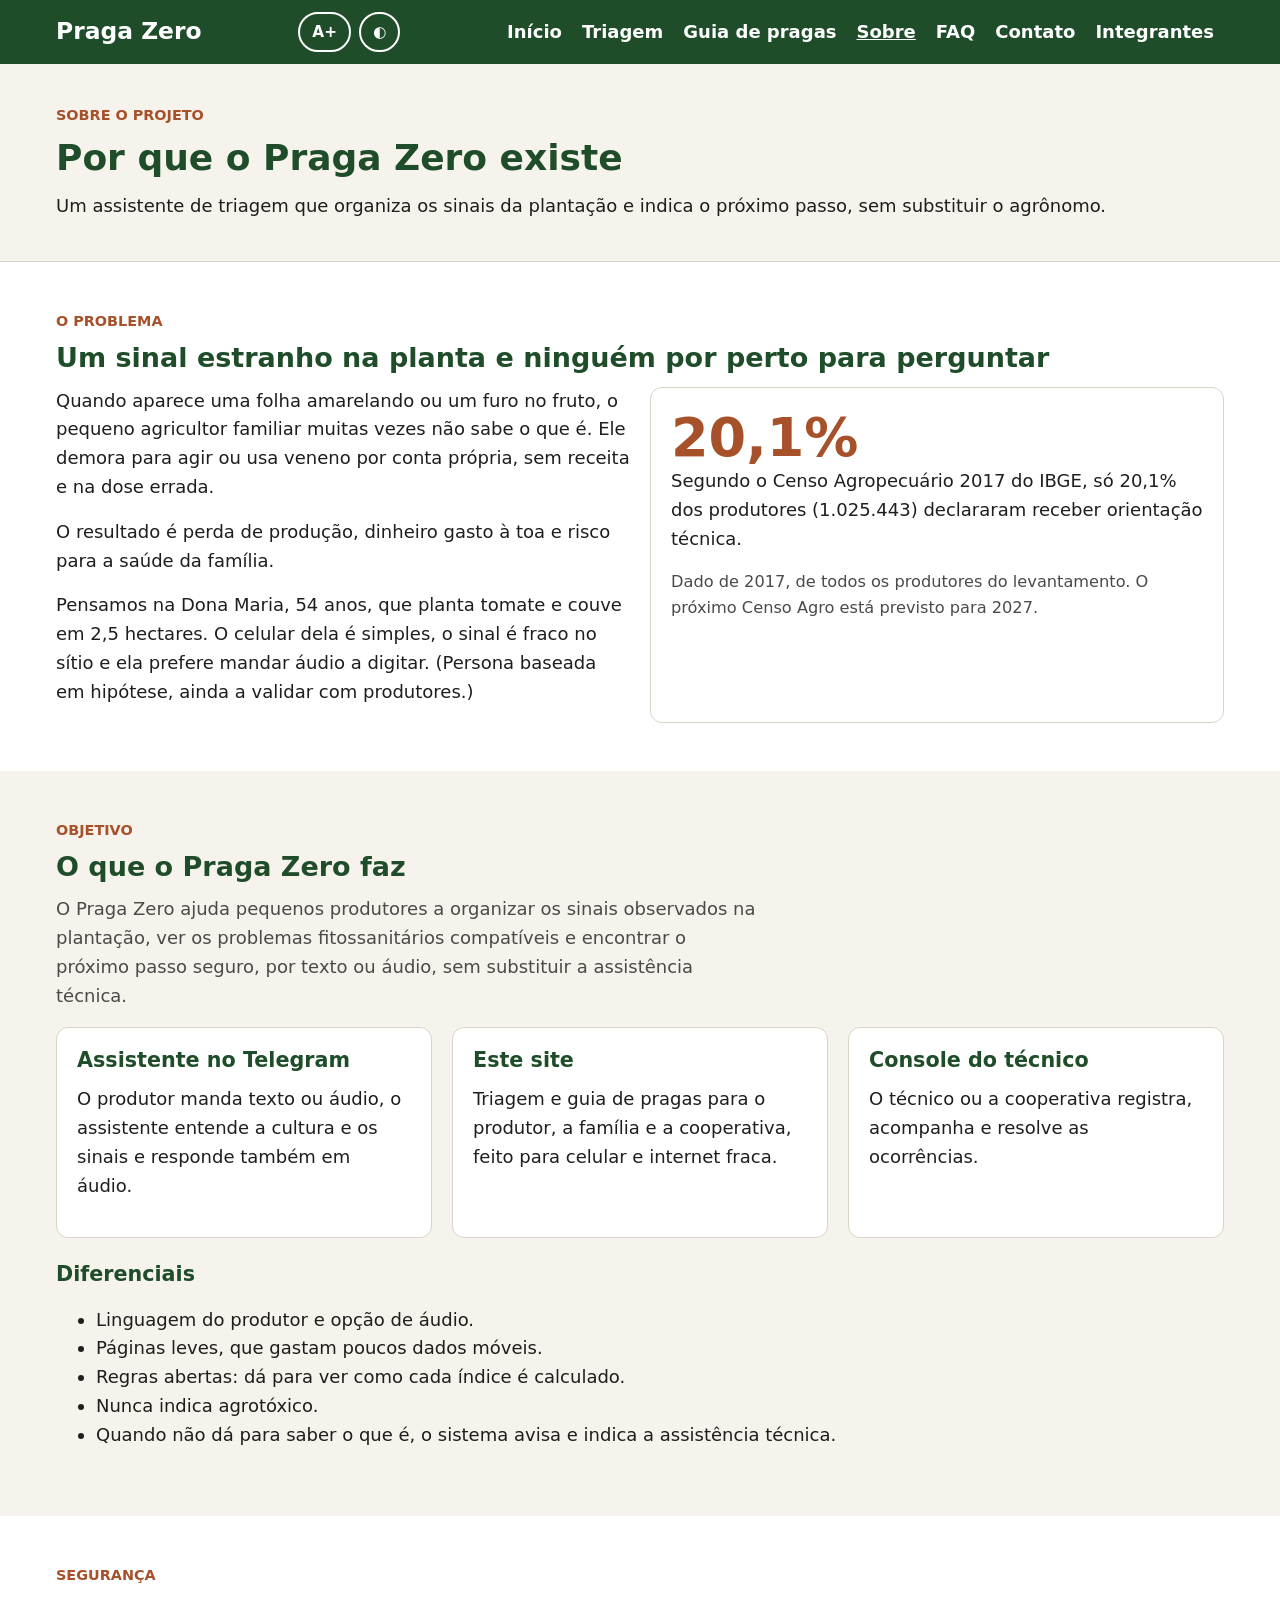
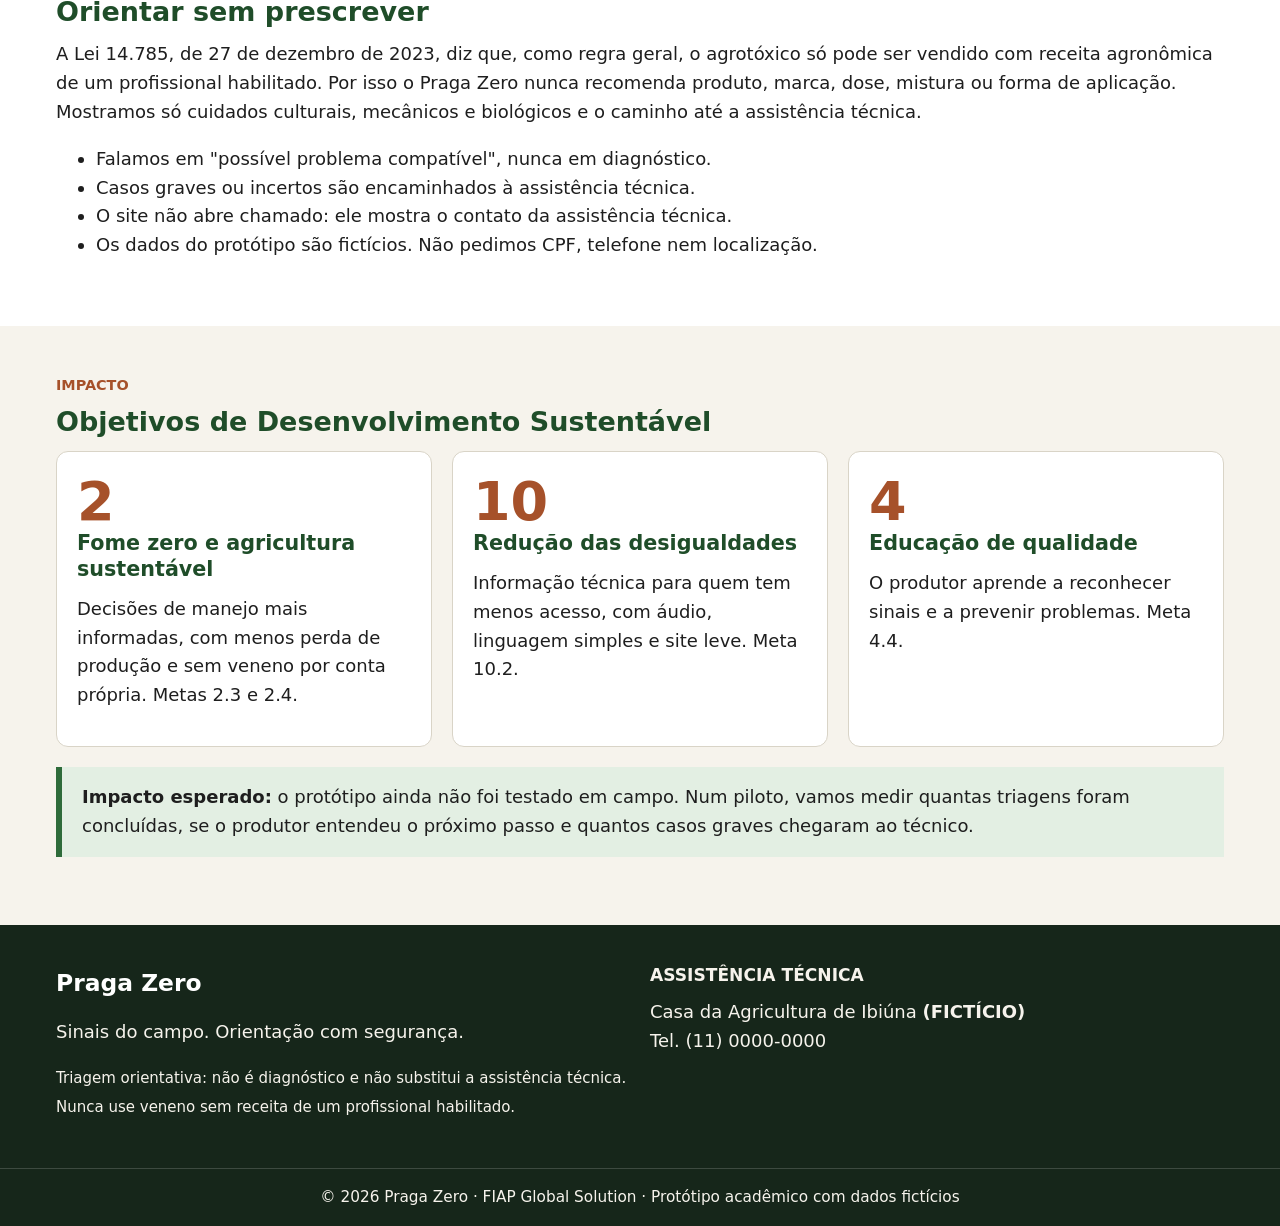
<file: sobre.html>
<!DOCTYPE html>
<html lang="pt-BR">
<head>
    <meta charset="UTF-8">
    <meta name="viewport" content="width=device-width, initial-scale=1">
    <title>Sobre | Praga Zero</title>
    <meta name="description" content="O problema, o cidadão beneficiado, a proposta e as regras de segurança do Praga Zero.">
    <link rel="stylesheet" href="css/style.css">
    <link rel="icon" href="assets/icons/sprout.svg" type="image/svg+xml">
</head>
<body>
<a class="pular" href="#conteudo">Pular para o conteúdo</a>

    <header class="topo">
        <div class="container topo__conteudo">
            <a class="marca" href="index.html">Praga Zero</a>
            <div class="acessibilidade" role="group" aria-label="Acessibilidade">
                <button class="acessibilidade__botao" type="button" data-acessibilidade="fonte" aria-label="Aumentar a fonte" aria-pressed="false"><span aria-hidden="true">A+</span></button>
                <button class="acessibilidade__botao" type="button" data-acessibilidade="contraste" aria-label="Alto contraste" aria-pressed="false"><span aria-hidden="true">◐</span></button>
            </div>
            <button class="menu-botao" type="button" aria-label="Abrir menu" aria-expanded="false" aria-controls="menu-principal">
                <span></span>
                <span></span>
                <span></span>
            </button>
            <nav class="menu" id="menu-principal" aria-label="Menu principal">
                <ul>
                    <li><a href="index.html">Início</a></li>
                    <li><a href="pagina-solucao-1.html">Triagem</a></li>
                    <li><a href="pagina-solucao-2.html">Guia de pragas</a></li>
                    <li><a href="sobre.html" aria-current="page">Sobre</a></li>
                    <li><a href="faq.html">FAQ</a></li>
                    <li><a href="contato.html">Contato</a></li>
                    <li><a href="integrantes.html">Integrantes</a></li>
                </ul>
            </nav>
        </div>
    </header>

    <main id="conteudo">
        <section class="pagina-titulo">
            <div class="container">
                <p class="sobretitulo">Sobre o projeto</p>
                <h1>Por que o Praga Zero existe</h1>
                <p>Um assistente de triagem que organiza os sinais da plantação e indica o próximo passo, sem substituir o agrônomo.</p>
            </div>
        </section>

        <section class="secao">
            <div class="container">
                <p class="sobretitulo">O problema</p>
                <h2>Um sinal estranho na planta e ninguém por perto para perguntar</h2>
                <div class="grade grade--2">
                    <div>
                        <p>Quando aparece uma folha amarelando ou um furo no fruto, o pequeno agricultor familiar muitas vezes não sabe o que é. Ele demora para agir ou usa veneno por conta própria, sem receita e na dose errada.</p>
                        <p>O resultado é perda de produção, dinheiro gasto à toa e risco para a saúde da família.</p>
                        <p>Pensamos na Dona Maria, 54 anos, que planta tomate e couve em 2,5 hectares. O celular dela é simples, o sinal é fraco no sítio e ela prefere mandar áudio a digitar. (Persona baseada em hipótese, ainda a validar com produtores.)</p>
                    </div>
                    <div class="card">
                        <span class="destaque">20,1%</span>
                        <p>Segundo o Censo Agropecuário 2017 do IBGE, só 20,1% dos produtores (1.025.443) declararam receber orientação técnica.</p>
                        <p class="nota">Dado de 2017, de todos os produtores do levantamento. O próximo Censo Agro está previsto para 2027.</p>
                    </div>
                </div>
            </div>
        </section>

        <section class="secao secao--alt">
            <div class="container">
                <p class="sobretitulo">Objetivo</p>
                <h2>O que o Praga Zero faz</h2>
                <p class="intro">O Praga Zero ajuda pequenos produtores a organizar os sinais observados na plantação, ver os problemas fitossanitários compatíveis e encontrar o próximo passo seguro, por texto ou áudio, sem substituir a assistência técnica.</p>
                <div class="grade grade--3">
                    <div class="card">
                        <h3>Assistente no Telegram</h3>
                        <p>O produtor manda texto ou áudio, o assistente entende a cultura e os sinais e responde também em áudio.</p>
                    </div>
                    <div class="card">
                        <h3>Este site</h3>
                        <p>Triagem e guia de pragas para o produtor, a família e a cooperativa, feito para celular e internet fraca.</p>
                    </div>
                    <div class="card">
                        <h3>Console do técnico</h3>
                        <p>O técnico ou a cooperativa registra, acompanha e resolve as ocorrências.</p>
                    </div>
                </div>

                <h3 class="bloco">Diferenciais</h3>
                <ul>
                    <li>Linguagem do produtor e opção de áudio.</li>
                    <li>Páginas leves, que gastam poucos dados móveis.</li>
                    <li>Regras abertas: dá para ver como cada índice é calculado.</li>
                    <li>Nunca indica agrotóxico.</li>
                    <li>Quando não dá para saber o que é, o sistema avisa e indica a assistência técnica.</li>
                </ul>
            </div>
        </section>

        <section class="secao">
            <div class="container">
                <p class="sobretitulo">Segurança</p>
                <h2>Orientar sem prescrever</h2>
                <p>A Lei 14.785, de 27 de dezembro de 2023, diz que, como regra geral, o agrotóxico só pode ser vendido com receita agronômica de um profissional habilitado. Por isso o Praga Zero nunca recomenda produto, marca, dose, mistura ou forma de aplicação. Mostramos só cuidados culturais, mecânicos e biológicos e o caminho até a assistência técnica.</p>
                <ul>
                    <li>Falamos em "possível problema compatível", nunca em diagnóstico.</li>
                    <li>Casos graves ou incertos são encaminhados à assistência técnica.</li>
                    <li>O site não abre chamado: ele mostra o contato da assistência técnica.</li>
                    <li>Os dados do protótipo são fictícios. Não pedimos CPF, telefone nem localização.</li>
                </ul>
            </div>
        </section>

        <section class="secao secao--alt">
            <div class="container">
                <p class="sobretitulo">Impacto</p>
                <h2>Objetivos de Desenvolvimento Sustentável</h2>
                <div class="grade grade--3">
                    <div class="card">
                        <span class="destaque">2</span>
                        <h3>Fome zero e agricultura sustentável</h3>
                        <p>Decisões de manejo mais informadas, com menos perda de produção e sem veneno por conta própria. Metas 2.3 e 2.4.</p>
                    </div>
                    <div class="card">
                        <span class="destaque">10</span>
                        <h3>Redução das desigualdades</h3>
                        <p>Informação técnica para quem tem menos acesso, com áudio, linguagem simples e site leve. Meta 10.2.</p>
                    </div>
                    <div class="card">
                        <span class="destaque">4</span>
                        <h3>Educação de qualidade</h3>
                        <p>O produtor aprende a reconhecer sinais e a prevenir problemas. Meta 4.4.</p>
                    </div>
                </div>
                <p class="aviso"><strong>Impacto esperado:</strong> o protótipo ainda não foi testado em campo. Num piloto, vamos medir quantas triagens foram concluídas, se o produtor entendeu o próximo passo e quantos casos graves chegaram ao técnico.</p>
            </div>
        </section>
    </main>

    <footer class="rodape">
        <div class="container rodape__grade">
            <div>
                <p class="marca">Praga Zero</p>
                <p>Sinais do campo. Orientação com segurança.</p>
                <p><small>Triagem orientativa: não é diagnóstico e não substitui a assistência técnica. Nunca use veneno sem receita de um profissional habilitado.</small></p>
            </div>
            <div>
                <h2 class="rodape__titulo">Assistência técnica</h2>
                <p>Casa da Agricultura de Ibiúna <strong>(FICTÍCIO)</strong><br>Tel. (11) 0000-0000</p>
            </div>
        </div>
        <p class="rodape__copy">© 2026 Praga Zero · FIAP Global Solution · Protótipo acadêmico com dados fictícios</p>
    </footer>


    <script src="js/script.js"></script>
</body>
</html>
</file>
<file: css/style.css>
/* Praga Zero: estilos do site (celular primeiro; tablet a partir de 768px, desktop a partir de 1200px) */

:root {
    --verde: #2e6b3a;
    --verde-escuro: #1f4d29;
    --verde-claro: #e3efe3;
    --terra: #a6512a;
    --terra-clara: #f6e7dd;
    --areia: #f6f3ec;
    --vermelho: #b3261e;
    --vermelho-claro: #fbe4e2;
    --laranja: #8a5300;
    --fundo: #ffffff;
    --texto: #1e1e1e;
    --cinza: #4a4a4a;
    --borda: #d9d4c7;
}

/* Base */

* {
    box-sizing: border-box;
}

html {
    font-size: 18px;
}

body {
    margin: 0;
    font-family: system-ui, "Segoe UI", Roboto, Arial, sans-serif;
    line-height: 1.6;
    color: var(--texto);
    background: var(--fundo);
}

img {
    max-width: 100%;
    height: auto;
}

h1,
h2,
h3 {
    margin: 0 0 12px;
    line-height: 1.25;
    color: var(--verde-escuro);
}

h1 {
    font-size: 2rem;
}

h2 {
    font-size: 1.5rem;
}

h3 {
    font-size: 1.15rem;
}

p {
    margin: 0 0 16px;
}

a {
    color: var(--verde-escuro);
}

button,
input,
select,
textarea {
    font: inherit;
}

:focus-visible {
    outline: 3px solid var(--verde-escuro);
    outline-offset: 2px;
}

.topo :focus-visible,
.hero :focus-visible,
.rodape :focus-visible {
    outline-color: #ffffff;
}

/* Classes de apoio */

.container {
    max-width: 1200px;
    margin: 0 auto;
    padding: 0 16px;
}

/* Link para pular o menu (aparece no primeiro Tab) */

.pular {
    position: absolute;
    top: 8px;
    left: 8px;
    z-index: 10;
    padding: 10px 18px;
    border-radius: 8px;
    background: var(--verde-escuro);
    font-weight: bold;
    color: #ffffff;
    text-decoration: none;
    transform: translateY(-250%);
}

.pular:focus {
    transform: none;
}

.secao {
    padding: 48px 0;
}

.secao--alt,
.pagina-titulo {
    background: var(--areia);
}

.pagina-titulo {
    padding: 40px 0 24px;
    border-bottom: 1px solid var(--borda);
}

.sobretitulo {
    margin-bottom: 8px;
    font-size: 0.8rem;
    font-weight: bold;
    text-transform: uppercase;
    color: var(--terra);
}

.intro {
    max-width: 700px;
    color: var(--cinza);
}

.nota {
    font-size: 0.9rem;
    color: var(--cinza);
}

.cientifico {
    font-style: italic;
    color: var(--cinza);
}

.tag {
    padding: 0 8px;
    border: 1px solid var(--terra);
    border-radius: 20px;
    font-size: 0.75rem;
    font-weight: bold;
    color: var(--terra);
}

.grade {
    display: grid;
    gap: 20px;
}

.acoes {
    display: flex;
    flex-wrap: wrap;
    gap: 12px;
}

.bloco {
    margin-top: 24px;
}

/* Cabeçalho e menu */

.topo {
    background: var(--verde-escuro);
}

.topo__conteudo {
    display: flex;
    flex-wrap: wrap;
    align-items: center;
    justify-content: space-between;
    min-height: 64px;
}

.marca {
    font-size: 1.3rem;
    font-weight: bold;
    color: #ffffff;
    text-decoration: none;
}

.menu-botao {
    display: flex;
    flex-direction: column;
    justify-content: center;
    gap: 5px;
    width: 48px;
    height: 48px;
    padding: 0 11px;
    border: 2px solid #ffffff;
    border-radius: 8px;
    background: none;
    cursor: pointer;
}

.menu-botao span {
    height: 3px;
    background: #ffffff;
}

.menu {
    display: none;
    width: 100%;
    padding-bottom: 16px;
}

.menu--aberto {
    display: block;
}

.menu ul {
    margin: 0;
    padding: 0;
    list-style: none;
}

.menu a {
    display: block;
    padding: 12px 8px;
    border-bottom: 1px solid #3d6b47;
    font-weight: bold;
    color: #ffffff;
    text-decoration: none;
}

.menu a:hover,
.menu a[aria-current="page"] {
    text-decoration: underline;
}

/* Botões de fonte maior e alto contraste */

.acessibilidade {
    display: flex;
    gap: 8px;
}

.acessibilidade__botao {
    min-height: 40px;
    padding: 6px 12px;
    border: 2px solid #ffffff;
    border-radius: 999px;
    background: none;
    font-size: 0.85rem;
    font-weight: bold;
    color: #ffffff;
    cursor: pointer;
}

.acessibilidade__botao[aria-pressed="true"] {
    background: #ffffff;
    color: var(--verde-escuro);
}

/* Rodapé */

.rodape {
    padding-top: 40px;
    background: #16261a;
    color: #f6f3ec;
}

.rodape__grade {
    display: grid;
    gap: 24px;
}

.rodape__titulo {
    font-size: 0.95rem;
    text-transform: uppercase;
    color: #f6f3ec;
}

.rodape__copy {
    margin: 32px 0 0;
    padding: 16px;
    border-top: 1px solid #3d4a40;
    font-size: 0.85rem;
    text-align: center;
}

/* Botões */

.btn {
    display: inline-block;
    padding: 12px 24px;
    border: 2px solid var(--verde);
    border-radius: 30px;
    background: var(--verde);
    font-weight: bold;
    color: #ffffff;
    text-decoration: none;
    cursor: pointer;
}

.btn:hover {
    background: var(--verde-escuro);
}

.btn--secundario {
    background: none;
    color: var(--verde-escuro);
}

.btn--secundario:hover {
    background: var(--verde-claro);
}

.btn--claro {
    border-color: #ffffff;
    background: #ffffff;
    color: var(--verde-escuro);
}

.btn--pequeno {
    padding: 6px 16px;
    font-size: 0.9rem;
}

/* Cards e avisos */

.card {
    padding: 20px;
    border: 1px solid var(--borda);
    border-radius: 12px;
    background: var(--fundo);
}

.numero {
    display: inline-block;
    width: 36px;
    height: 36px;
    border-radius: 50%;
    background: var(--verde);
    font-weight: bold;
    line-height: 36px;
    text-align: center;
    color: #ffffff;
}

.aviso {
    margin: 20px 0;
    padding: 16px 20px;
    border-left: 6px solid var(--verde);
    background: var(--verde-claro);
}

.aviso--terra {
    border-color: var(--terra);
    background: var(--terra-clara);
}

.aviso--alerta {
    border-color: var(--vermelho);
    background: var(--vermelho-claro);
}

/* Formulários */

.campo {
    margin-bottom: 18px;
}

.campo label {
    display: block;
    margin-bottom: 4px;
    font-weight: bold;
}

.campo input,
.campo select,
.campo textarea {
    width: 100%;
    padding: 12px;
    border: 2px solid #7a7568;
    border-radius: 8px;
    background: var(--fundo);
    color: var(--texto);
}

.campo textarea {
    height: 150px;
}

.campo .campo-erro {
    border-color: var(--vermelho);
    background: var(--vermelho-claro);
}

.erro {
    margin: 4px 0 0;
    font-size: 0.9rem;
    font-weight: bold;
    color: var(--vermelho);
}

/* Página inicial */

.hero {
    padding: 48px 0;
    background: var(--verde-escuro);
    color: #ffffff;
}

.hero h1 {
    font-size: 2.5rem;
    color: #ffffff;
}

.hero__grade {
    display: grid;
    gap: 32px;
    align-items: center;
}

.hero__slogan {
    font-size: 1.25rem;
    font-weight: bold;
    color: #f2c38b;
}

.hero img {
    border-radius: 16px;
}

.hero .btn {
    border-color: #ffffff;
}

/* Sobre */

.destaque {
    display: block;
    font-size: 3rem;
    font-weight: bold;
    line-height: 1.1;
    color: var(--terra);
}

/* Triagem */

.etapa {
    margin: 0 0 24px;
    padding: 20px;
    border: 1px solid var(--borda);
    border-radius: 12px;
}

.etapa legend {
    padding: 0 6px;
    font-size: 1.2rem;
    font-weight: bold;
    color: var(--verde-escuro);
}

.grade-opcoes {
    display: grid;
    gap: 10px;
}

.opcao {
    display: flex;
    align-items: center;
    gap: 12px;
    padding: 12px 16px;
    border: 2px solid var(--borda);
    border-radius: 12px;
    font-weight: bold;
    line-height: 1.35;
    cursor: pointer;
}

.opcao input {
    width: 20px;
    height: 20px;
    margin: 0;
    accent-color: var(--verde);
}

#candidatos {
    display: grid;
    gap: 16px;
}

.indicador {
    border-top: 6px solid var(--verde);
    text-align: center;
}

.indicador p {
    margin: 0;
    color: var(--cinza);
}

.indicador strong {
    display: block;
    font-size: 2rem;
}

.indicador .status {
    padding: 10px 0;
    font-size: 1.1rem;
}

.nivel-medio {
    border-top-color: var(--laranja);
}

.nivel-medio strong {
    color: var(--laranja);
}

.nivel-alto {
    border-top-color: var(--vermelho);
}

.nivel-alto strong {
    color: var(--vermelho);
}

.manejos li {
    padding: 6px 0;
}

/* Guia de pragas */

.filtro {
    display: flex;
    flex-wrap: wrap;
    gap: 8px;
    margin-bottom: 16px;
}

.filtro__botao {
    padding: 6px 18px;
    border: 2px solid var(--verde);
    border-radius: 20px;
    background: var(--fundo);
    font-weight: bold;
    color: var(--verde-escuro);
    cursor: pointer;
}

/* Botão do filtro escolhido (o JS muda o aria-pressed) */
.filtro__botao[aria-pressed="true"] {
    background: var(--verde);
    color: #ffffff;
}

.lista-pragas,
.lista-integrantes {
    display: grid;
    gap: 20px;
    margin: 0;
    padding: 0;
    list-style: none;
}

.card-praga h4 {
    margin: 16px 0 4px;
    color: var(--verde-escuro);
}

/* FAQ */

.faq {
    max-width: 860px;
}

.faq__item {
    margin-bottom: 12px;
    border: 1px solid var(--borda);
    border-radius: 12px;
}

.faq__item h2 {
    margin: 0;
    font-size: 1.05rem;
}

.faq__pergunta {
    width: 100%;
    padding: 16px 20px;
    border: none;
    background: none;
    font-weight: bold;
    text-align: left;
    color: var(--verde-escuro);
    cursor: pointer;
}

/* Sinal de + ou − no fim da pergunta */
.faq__pergunta::after {
    content: " +";
}

.faq__pergunta[aria-expanded="true"]::after {
    content: " −";
}

.faq__resposta {
    padding: 0 20px 4px;
}

/* Contato e integrantes */

.contato__grade {
    display: grid;
    gap: 32px;
}

.integrante {
    text-align: center;
}

.integrante img {
    width: 140px;
    height: 140px;
    border: 4px solid var(--verde);
    border-radius: 50%;
}

.integrante ul {
    padding: 0;
    list-style: none;
}

.integrante .acoes {
    justify-content: center;
}

/* Tablet (768px ou mais) */

@media (min-width: 768px) {
    .grade--2,
    .grade--3,
    .grade-opcoes,
    .lista-pragas,
    .lista-integrantes {
        grid-template-columns: 1fr 1fr;
    }

    .hero__grade,
    .rodape__grade,
    .campos {
        display: grid;
        grid-template-columns: 1fr 1fr;
        gap: 20px;
    }
}

/* Desktop (1200px ou mais) */

@media (min-width: 1200px) {
    .menu-botao {
        display: none;
    }

    .menu {
        display: block;
        width: auto;
        padding: 0;
    }

    .menu ul {
        display: flex;
    }

    .menu a {
        padding: 8px 10px;
        border: none;
    }

    .grade--3,
    .grade-opcoes,
    .lista-pragas,
    .lista-integrantes {
        grid-template-columns: 1fr 1fr 1fr;
    }

    .contato__grade {
        grid-template-columns: 2fr 1fr;
    }
}

/* Preferências de acessibilidade escolhidas nos botões do cabeçalho */

html.fonte-maior {
    font-size: 22px;
}

html.alto-contraste {
    --fundo: #000000;
    --texto: #ffffff;
    --cinza: #eeeeee;
    --borda: #ffffff;
    --areia: #101010;
    --verde: #7fe08e;
    --verde-escuro: #b6f2c0;
    --verde-claro: #122915;
    --terra: #ffb385;
    --terra-clara: #2b1a12;
    --vermelho: #ff9f97;
    --vermelho-claro: #2b1512;
    --laranja: #ffd18c;
}

html.alto-contraste .topo,
html.alto-contraste .hero,
html.alto-contraste .rodape {
    background: #0a0a0a;
}

html.alto-contraste .menu a {
    border-bottom-color: #ffffff;
}

html.alto-contraste .btn,
html.alto-contraste .numero,
html.alto-contraste .filtro__botao[aria-pressed="true"],
html.alto-contraste .acessibilidade__botao[aria-pressed="true"] {
    border-color: var(--verde);
    background: var(--verde);
    color: #000000;
}

html.alto-contraste .btn:hover {
    background: var(--verde-escuro);
}

html.alto-contraste .btn--secundario {
    background: none;
    color: var(--verde-escuro);
}

html.alto-contraste .btn--claro {
    border-color: #ffffff;
    background: #ffffff;
    color: #000000;
}

html.alto-contraste .integrante img {
    border-color: #ffffff;
}

html.alto-contraste :focus-visible {
    outline-color: #ffd18c;
}

@media (prefers-reduced-motion: reduce) {
    html {
        scroll-behavior: auto;
    }
}
</file>
